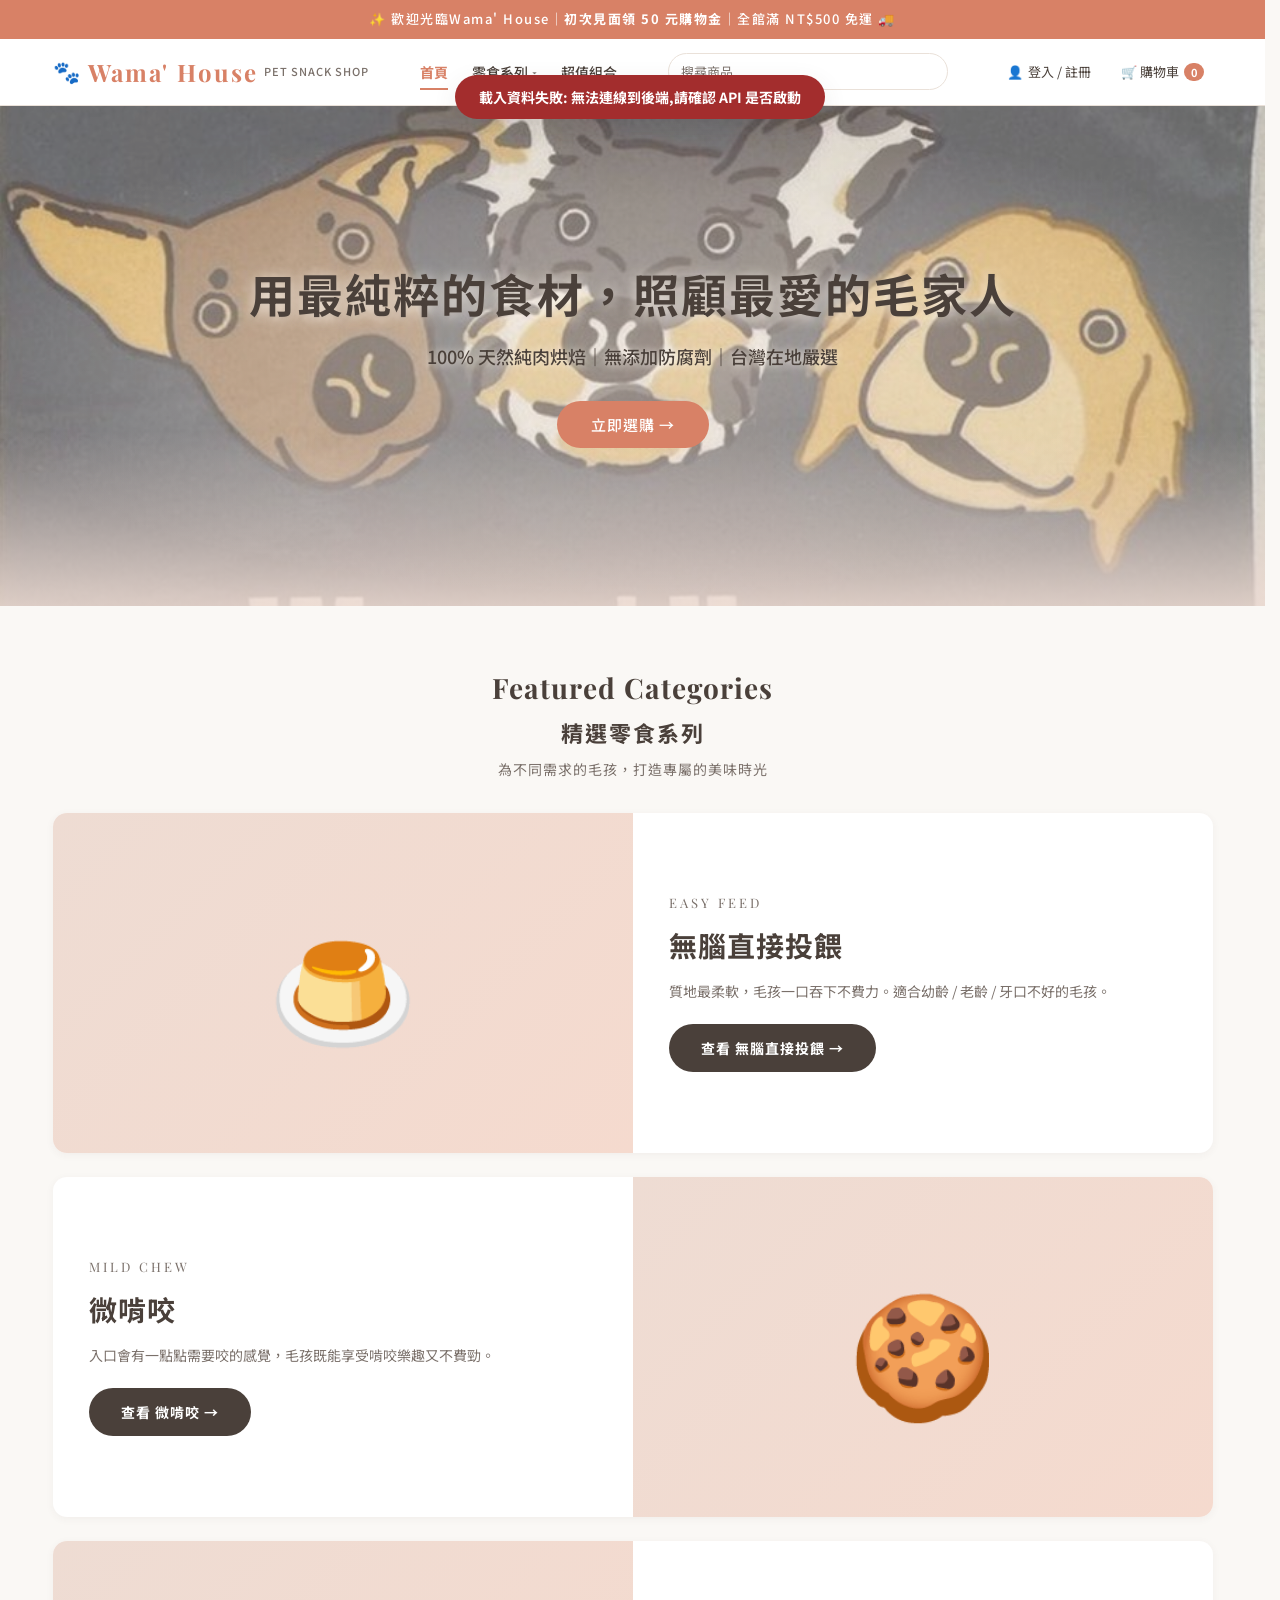
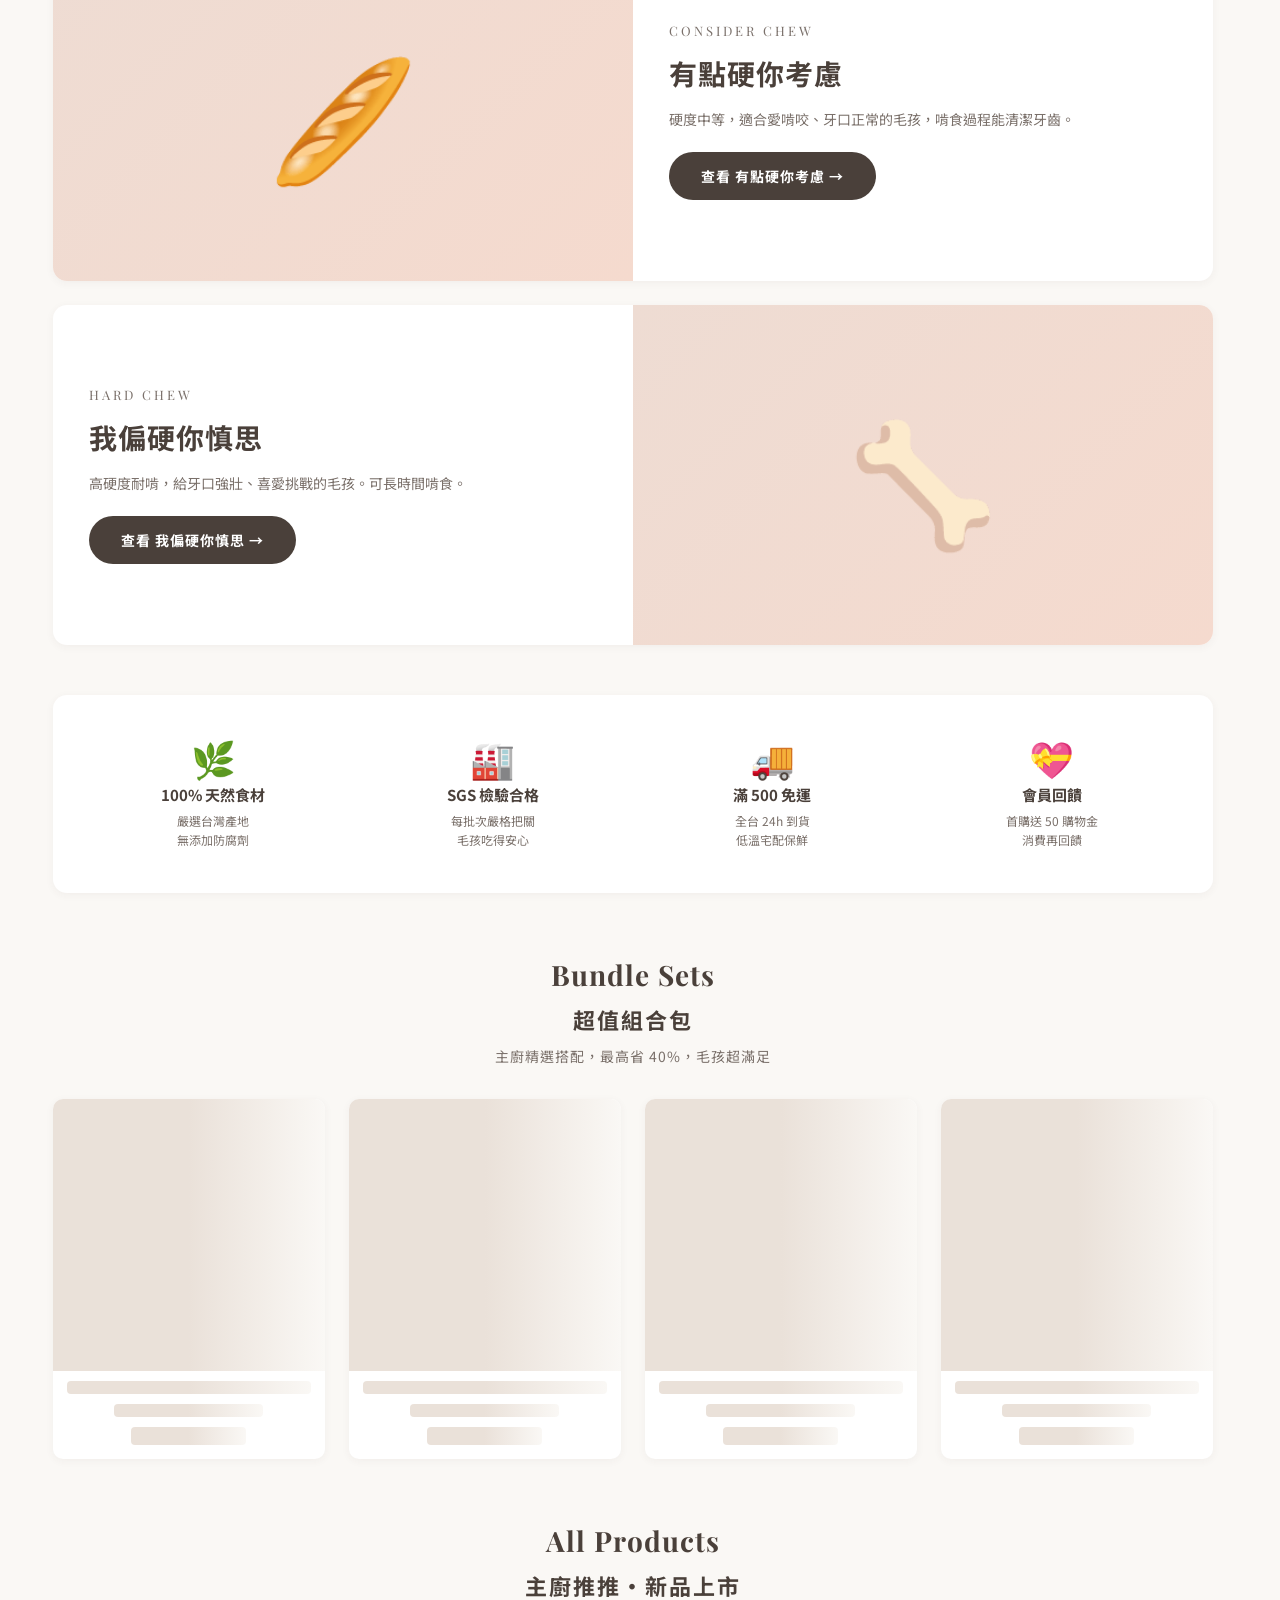
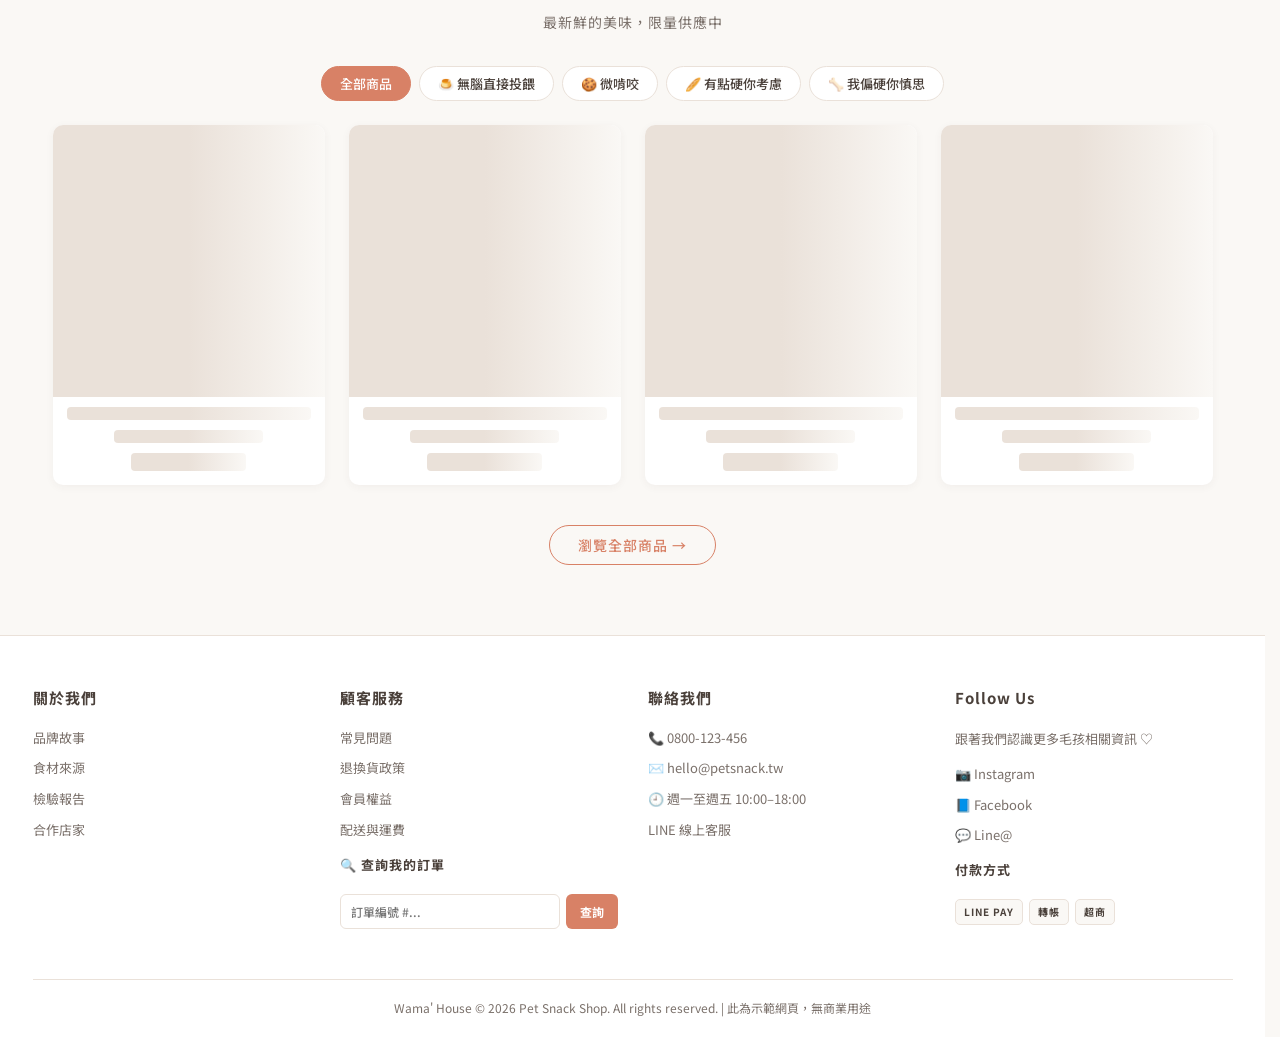
<file: index.html>
<!DOCTYPE html>
<!--
================================================================================
  Wama' House 🐾 Pet Snack Shop  ── 寵物零食電商示範頁 (single-file demo)
================================================================================
  專案說明：
    這是一個以「單檔 HTML + 內嵌 CSS + 內嵌 JS」為架構的前端 demo 網頁,
    用來模擬寵物零食電商的:訪客瀏覽 / 經銷下單 / 後台管理 三種使用情境。
    所有資料 (商品、組合包、加價購) 皆為 JS 變數,重新整理頁面後會回到預設值。

  使用者角色 (透過 body class 區分顯示權限):
    role-guest   一般訪客  : 可瀏覽公開商品與組合包、加入購物車、結帳。
    role-dealer  經銷商    : 多了「經銷專區 / 經銷專屬 VIP 組合包 / 訂貨單」。
    role-admin   管理員    : 多了「後台管理」(新增/上下架/刪除組合包與加價購)。

  帳號管理:admin / dealer 由後端 seed 建立,密碼透過 env (SEED_*) 設定。
  一般會員 (role=customer) 透過 /auth/register 註冊。

  頁面結構 (SPA,以 .page.active 控制顯示):
    #page-shop    首頁 (Hero、分類、品質承諾、組合包、單品)
    #page-dealer  經銷專區 (VIP 組合包、訂貨單)
    #page-cart    購物車 (含結帳前加價購區塊)
    #page-admin   後台管理 (Dashboard、組合包 CRUD、加價購 CRUD、訂單列表)

  RWD 斷點 (mobile-first):
    768px  以上→ 雙欄分類、產品 3 欄
    900px  以上→ 顯示桌面導覽列、隱藏底部 nav、購物車側邊欄
    1024px 以上→ 產品 4 欄

  字型:
    標題  Playfair Display (英文襯線)
    內文  Noto Sans TC      (繁體中文)

  注意:
    本檔案僅供示範,無串接後端 API、無實際金流,所有「結帳」皆為 toast 提示。
================================================================================
-->
<html lang="zh-TW">
<head>
<meta charset="UTF-8">
<meta name="viewport" content="width=device-width, initial-scale=1.0">
<title>Wama' House 🐾 Pet Snack Shop</title>
<!-- 預先連線 Google Fonts,加速字型下載 -->
<!-- 字型載入:Noto Sans TC (繁體內文) + Playfair Display (英文標題) -->
<link rel="preconnect" href="https://fonts.googleapis.com">
<link rel="preconnect" href="https://fonts.gstatic.com" crossorigin>
<link href="https://fonts.googleapis.com/css2?family=Noto+Sans+TC:wght@400;500;700;900&family=Playfair+Display:wght@700&display=swap" rel="stylesheet">
<!-- ============================================================
     CSS 區塊概覽 (依出現順序)
     ============================================================
     1. RESET / VAR    : 全域 reset、CSS 變數 (色票 / 圓角 / 陰影)
     2. SKIP LINK      : 跳至主內容,a11y 必要
     3. ANNOUNCEMENT   : 頂部公告列
     4. HEADER         : sticky 導覽列 + Logo + 角色徽章 + 購物車
     5. PAGE / HERO    : 分頁切換動畫、首頁主視覺
     6. CATEGORY       : 狗/貓分類介紹卡
     7. PROMISE BAND   : 四大品質承諾
     8. PRODUCT GRID   : 單品 / 組合包卡片網格 + 篩選 chip
     9. DEALER PAGE    : 經銷 banner、訂貨單表單
    10. FORM CONTROLS  : 共用 input / select / textarea 樣式
    11. CART PAGE      : 購物車品項卡 + 側邊結帳摘要
    12. ADDON SECTION  : 結帳前加價購區 (橘色虛線框)
    13. ADMIN PAGE     : 後台統計卡、表單、組合包列表、訂單表
    14. FOOTER         : 四欄式頁尾
    15. BOTTOM NAV     : 行動裝置底部導覽 (≤900px 顯示)
    16. TOAST / MODAL  : 通用 toast 提示與登入視窗
     ============================================================ -->
<link rel="stylesheet" href="style.css">
</head>
<body class="role-guest">

<a href="#main-content" class="skip-link">跳至主要內容</a>

<!-- 公告列 -->
<div class="announcement-bar">
  ✨ 歡迎光臨Wama' House｜<strong>初次見面領 50 元購物金</strong>｜全館滿 NT$500 免運 🚚
</div>

<!-- 頂部導覽 -->
<header role="banner">
  <div class="header-container">
    <a href="#" class="logo" onclick="switchPage('shop');return false;">
      <span class="logo-emoji" aria-hidden="true">🐾</span>
      Wama' House
      <small>PET SNACK SHOP</small>
    </a>
    <nav class="nav-links" role="tablist" aria-label="主導覽">
      <button id="nav-link-shop" role="tab" aria-selected="true" class="active" onclick="switchPage('shop')">首頁</button>
      <div class="nav-dropdown">
        <button class="nav-dropdown-toggle" aria-haspopup="true" aria-expanded="false" onclick="toggleNavDropdown(event)">
          零食系列 <span class="nav-caret" aria-hidden="true">▾</span>
        </button>
        <div class="nav-dropdown-menu" role="menu" hidden>
          <button role="menuitem" onclick="goCategoryFromNav('easy')"><span class="ndm-emoji">🍮</span><span><strong>無腦直接投餵</strong><small>EASY FEED</small></span></button>
          <button role="menuitem" onclick="goCategoryFromNav('mild')"><span class="ndm-emoji">🍪</span><span><strong>軟硬剛剛好</strong><small>SOFT CHEW</small></span></button>
          <button role="menuitem" onclick="goCategoryFromNav('medium')"><span class="ndm-emoji">🥖</span><span><strong>有點硬你考慮</strong><small>CONSIDER CHEW</small></span></button>
          <button role="menuitem" onclick="goCategoryFromNav('hard')"><span class="ndm-emoji">🦴</span><span><strong>我偏硬你慎思</strong><small>HARD CHEW</small></span></button>
        </div>
      </div>
      <button onclick="bundleScroll()">超值組合</button>
      <button id="nav-link-dealer" class="dealer-only" role="tab" aria-selected="false" onclick="switchPage('dealer')">經銷專區</button>
      <button id="nav-link-admin" class="admin-only" role="tab" aria-selected="false" onclick="switchPage('admin')">後台管理</button>
    </nav>
    <div class="search-bar">
      <input type="search" id="product-search" class="search-input" placeholder="搜尋商品..." oninput="handleProductSearch()" maxlength="50" aria-label="搜尋商品">
      <button class="search-clear-btn" id="search-clear-btn" onclick="clearProductSearch()" style="display:none" aria-label="清除搜尋">✕</button>
    </div>
    <div class="header-icons">
      <div class="role-pill-wrap">
        <button class="role-pill" id="role-pill" onclick="openLoginModal()" aria-label="登入帳號">
          <span id="role-icon" aria-hidden="true">👤</span>
          <span id="role-text">登入 / 註冊</span>
        </button>
        <!-- 會員下拉選單 (點 role-pill 時切換顯示) -->
        <div class="account-menu" id="account-menu" role="menu" aria-hidden="true">
          <button class="acct-item" role="menuitem" onclick="_closeAccountMenu();switchPage('myorders');loadMyOrders()">📋 我的訂單</button>
          <button class="acct-item" role="menuitem" onclick="_closeAccountMenu();switchPage('account');loadAccountForm()">👤 我的帳號 / 優惠券</button>
          <button class="acct-item" role="menuitem" onclick="_closeAccountMenu();logout()">🚪 登出</button>
        </div>
      </div>
      <button class="cart-link" onclick="switchPage('cart')" aria-label="前往購物車">
        🛒 購物車 <span class="cart-count" id="nav-cart-count">0</span>
      </button>
    </div>
  </div>
</header>

<main id="main-content">

<!-- ============================
     SHOP PAGE
     ============================ -->
<div id="page-shop" class="page active">

  <!-- 搜尋狀態列(只在搜尋模式顯示) -->
  <div class="search-status-bar" id="search-status-bar" role="status" aria-live="polite">
    <h3 id="search-status-text">搜尋結果</h3>
    <button class="btn-outline" onclick="clearProductSearch()">✕ 清除搜尋</button>
  </div>

  <!-- HERO -->
  <section class="hero-banner" aria-label="主視覺">
    <img class="hero-banner-bg" src="assets/banner.jpg" alt="" aria-hidden="true">
    <h2>用最純粹的食材，照顧最愛的毛家人</h2>
    <p>100% 天然純肉烘焙｜無添加防腐劑｜台灣在地嚴選</p>
    <button class="btn-primary" onclick="bundleScroll()">立即選購 →</button>
  </section>

  <!-- 分類介紹 -->
  <div class="section-title">
    <h3>Featured Categories<span class="zh">精選零食系列</span></h3>
    <p>為不同需求的毛孩，打造專屬的美味時光</p>
  </div>

  <section class="category-showcase">
    <article class="cat-showcase-row" data-cat="easy">
      <div class="csr-img" aria-hidden="true" id="csr-img-easy">
        <span class="csr-emoji">🍮</span>
      </div>
      <div class="csr-info">
        <span class="csr-eyebrow">EASY FEED</span>
        <h3 class="csr-title">無腦直接投餵</h3>
        <p class="csr-desc">質地最柔軟，毛孩一口吞下不費力。適合幼齡 / 老齡 / 牙口不好的毛孩。</p>
        <button class="csr-cta" onclick="goCategory('easy')">查看 無腦直接投餵 →</button>
      </div>
    </article>

    <article class="cat-showcase-row reverse" data-cat="mild">
      <div class="csr-img" aria-hidden="true" id="csr-img-mild">
        <span class="csr-emoji">🍪</span>
      </div>
      <div class="csr-info">
        <span class="csr-eyebrow">MILD CHEW</span>
        <h3 class="csr-title">微啃咬</h3>
        <p class="csr-desc">入口會有一點點需要咬的感覺，毛孩既能享受啃咬樂趣又不費勁。</p>
        <button class="csr-cta" onclick="goCategory('mild')">查看 微啃咬 →</button>
      </div>
    </article>

    <article class="cat-showcase-row" data-cat="medium">
      <div class="csr-img" aria-hidden="true" id="csr-img-medium">
        <span class="csr-emoji">🥖</span>
      </div>
      <div class="csr-info">
        <span class="csr-eyebrow">CONSIDER CHEW</span>
        <h3 class="csr-title">有點硬你考慮</h3>
        <p class="csr-desc">硬度中等，適合愛啃咬、牙口正常的毛孩，啃食過程能清潔牙齒。</p>
        <button class="csr-cta" onclick="goCategory('medium')">查看 有點硬你考慮 →</button>
      </div>
    </article>

    <article class="cat-showcase-row reverse" data-cat="hard">
      <div class="csr-img" aria-hidden="true" id="csr-img-hard">
        <span class="csr-emoji">🦴</span>
      </div>
      <div class="csr-info">
        <span class="csr-eyebrow">HARD CHEW</span>
        <h3 class="csr-title">我偏硬你慎思</h3>
        <p class="csr-desc">高硬度耐啃，給牙口強壯、喜愛挑戰的毛孩。可長時間啃食。</p>
        <button class="csr-cta" onclick="goCategory('hard')">查看 我偏硬你慎思 →</button>
      </div>
    </article>
  </section>

  <!-- 品質承諾 -->
  <section class="promise-band" aria-label="我們的承諾">
    <div class="promise-item"><span class="pi-icon" aria-hidden="true">🌿</span><h6>100% 天然食材</h6><small>嚴選台灣產地<br>無添加防腐劑</small></div>
    <div class="promise-item"><span class="pi-icon" aria-hidden="true">🏭</span><h6>SGS 檢驗合格</h6><small>每批次嚴格把關<br>毛孩吃得安心</small></div>
    <div class="promise-item"><span class="pi-icon" aria-hidden="true">🚚</span><h6>滿 500 免運</h6><small>全台 24h 到貨<br>低溫宅配保鮮</small></div>
    <div class="promise-item"><span class="pi-icon" aria-hidden="true">💝</span><h6>會員回饋</h6><small>首購送 50 購物金<br>消費再回饋</small></div>
  </section>

  <!-- 組合包 -->
  <div class="section-title" id="bundle-anchor">
    <h3>Bundle Sets<span class="zh">超值組合包</span></h3>
    <p>主廚精選搭配，最高省 40%，毛孩超滿足</p>
  </div>
  <section class="product-grid" id="bundle-grid-shop"></section>

  <!-- 單品 -->
  <div class="section-title">
    <h3>All Products<span class="zh">主廚推推・新品上市</span></h3>
    <p>最新鮮的美味，限量供應中</p>
  </div>
  <div class="filter-row" role="group" aria-label="商品分類篩選">
    <button class="filter-btn active" aria-pressed="true" onclick="filterProds('all',this)">全部商品</button>
    <button class="filter-btn" aria-pressed="false" onclick="filterProds('easy',this)">🍮 無腦直接投餵</button>
    <button class="filter-btn" aria-pressed="false" onclick="filterProds('mild',this)">🍪 微啃咬</button>
    <button class="filter-btn" aria-pressed="false" onclick="filterProds('medium',this)">🥖 有點硬你考慮</button>
    <button class="filter-btn" aria-pressed="false" onclick="filterProds('hard',this)">🦴 我偏硬你慎思</button>
  </div>
  <section class="product-grid" id="products-grid"></section>
  <div class="view-all-wrap"><button class="btn-outline" onclick="bundleScroll()">瀏覽全部商品 →</button></div>
</div>

<!-- ============================
     CATEGORY PAGE (per-type subpage)
     ============================ -->
<div id="page-category" class="page">
  <section class="cat-hero">
    <div class="cat-hero-bg" id="cat-hero-bg" aria-hidden="true">
      <span class="cat-hero-emoji" id="cat-hero-emoji">🐶</span>
    </div>
    <div class="cat-hero-info">
      <span class="csr-eyebrow" id="cat-hero-eyebrow">DOG TREATS</span>
      <h2 id="cat-hero-title">狗狗鮮肉零食系列</h2>
      <p id="cat-hero-desc">精選低脂肉品，適合日常訓練。</p>
      <a href="#/" class="cat-hero-back">← 回首頁</a>
    </div>
  </section>
  <section class="product-grid" id="cat-products-grid"></section>
  <div class="view-all-wrap"><a href="#/" class="btn-outline">← 回首頁瀏覽全部</a></div>
</div>

<!-- ============================
     DEALER PAGE
     ============================ -->
<div id="page-dealer" class="page">
  <div class="dealer-banner" id="dealer-banner-info">
    <div class="db-info">
      <span class="db-icon" aria-hidden="true">💼</span>
      <div class="db-text">經銷商專屬區<small id="dealer-welcome">歡迎登入</small></div>
    </div>
    <button class="db-logout" onclick="logout()">登出</button>
  </div>

  <div class="section-title">
    <h3>VIP Bundle Sets<span class="zh">經銷專屬組合包</span><span class="vip-tag">VIP</span></h3>
    <p>批量採購、量販包裝、最大優惠</p>
  </div>
  <section class="product-grid" id="bundle-grid-dealer"></section>

  <div class="section-title"><h3>Wholesale Order<span class="zh">經銷訂貨單</span></h3><p>填寫批量訂貨資訊，我們將優先處理</p></div>
  <div class="dealer-order-card">
    <h3>批量訂貨資訊</h3>
    <p class="doc-sub">選擇商品加入購物車後，請填寫以下訂貨資訊 ✨</p>
    <div class="do-fields">
      <div><label for="do-shop">店家名稱</label><input type="text" id="do-shop" placeholder="毛孩之家寵物店"></div>
      <div><label for="do-contact">聯絡人</label><input type="text" id="do-contact" placeholder="王店長"></div>
      <div><label for="do-phone">聯絡電話</label><input type="tel" id="do-phone" placeholder="0912-345-678" autocomplete="tel"></div>
      <div><label for="do-date">預計交貨日</label><input type="text" id="do-date" placeholder="2026/05/15"></div>
      <div class="full"><label for="do-note">備註 / 特殊需求</label><textarea id="do-note" placeholder="例：需要分批配送、需要發票抬頭..."></textarea></div>
    </div>
  </div>
</div>

<!-- ============================
     CART PAGE
     ============================ -->
<!-- ============================
     MY ORDERS (登入會員)
     ============================ -->
<div id="page-myorders" class="page">
  <div class="section-title">
    <h3>My Orders<span class="zh">我的訂單</span></h3>
    <p>查看所有歷史訂單與狀態</p>
  </div>
  <div id="myorders-content" style="max-width:900px;margin:0 auto;padding:0 20px">
    <div class="bundle-admin-empty">載入中...</div>
  </div>
</div>

<!-- ============================
     ACCOUNT (個人資料 + 改密碼)
     ============================ -->
<div id="page-account" class="page">
  <div class="section-title">
    <h3>My Account<span class="zh">我的帳號</span></h3>
    <p>管理個人資料與密碼</p>
  </div>
  <div id="account-content" style="max-width:600px;margin:0 auto;padding:0 20px">
    <div class="bundle-admin-empty">載入中...</div>
  </div>
</div>

<div id="page-cart" class="page">
  <div class="cart-header">
    <h2>🛒 我的購物車</h2>
    <button class="clear-btn" onclick="clearCart()">清空購物車</button>
  </div>
  <div id="cart-content"></div>
</div>

<!-- ============================
     ADMIN PAGE
     ============================ -->
<div id="page-admin" class="page">
  <div class="section-title"><h3>Dashboard<span class="zh">營運總覽</span></h3></div>
  <div class="admin-stats">
    <div class="stat-card stat-clickable" tabindex="0" role="button"
         onclick="dashJump('stock')"
         onkeydown="if(event.key==='Enter'||event.key===' '){event.preventDefault();dashJump('stock')}"
         title="點擊查看商品庫存">
      <div class="stat-emoji">📦</div><div class="stat-value" id="stat-prod">8</div><div class="stat-label">上架商品</div>
    </div>
    <div class="stat-card stat-clickable" tabindex="0" role="button"
         onclick="dashJump('bundle')"
         onkeydown="if(event.key==='Enter'||event.key===' '){event.preventDefault();dashJump('bundle')}"
         title="點擊查看組合包">
      <div class="stat-emoji">🎁</div><div class="stat-value" id="stat-bundle">0</div><div class="stat-label">公開組合</div>
    </div>
    <div class="stat-card stat-clickable" tabindex="0" role="button"
         onclick="dashJump('bundle')"
         onkeydown="if(event.key==='Enter'||event.key===' '){event.preventDefault();dashJump('bundle')}"
         title="點擊查看組合包">
      <div class="stat-emoji">💼</div><div class="stat-value" id="stat-dealer">0</div><div class="stat-label">經銷組合</div>
    </div>
    <div class="stat-card stat-clickable" tabindex="0" role="button"
         onclick="dashJump('addon')"
         onkeydown="if(event.key==='Enter'||event.key===' '){event.preventDefault();dashJump('addon')}"
         title="點擊查看加價購">
      <div class="stat-emoji">🎀</div><div class="stat-value" id="stat-addon">0</div><div class="stat-label">加價購</div>
    </div>
    <div class="stat-card stat-clickable" tabindex="0" role="button"
         onclick="dashJump('revenue')"
         onkeydown="if(event.key==='Enter'||event.key===' '){event.preventDefault();dashJump('revenue')}"
         title="點擊查看本月已付款訂單">
      <div class="stat-emoji">💰</div><div class="stat-value" id="stat-revenue">—</div><div class="stat-label">本月營收</div>
    </div>
    <div class="stat-card stat-clickable" tabindex="0" role="button"
         onclick="dashJump('pending')"
         onkeydown="if(event.key==='Enter'||event.key===' '){event.preventDefault();dashJump('pending')}"
         title="點擊查看待出貨訂單">
      <div class="stat-emoji">📦</div><div class="stat-value" id="stat-pending">—</div><div class="stat-label">待出貨</div>
    </div>
    <div class="stat-card stat-warning stat-clickable" id="stat-lowstock-card" tabindex="0" role="button"
         onclick="dashJump('lowstock')"
         onkeydown="if(event.key==='Enter'||event.key===' '){event.preventDefault();dashJump('lowstock')}"
         title="點擊查看低庫存商品">
      <div class="stat-emoji">⚠️</div><div class="stat-value" id="stat-lowstock">—</div><div class="stat-label">低庫存警示</div>
    </div>
  </div>

  <!-- 分類橫幅圖片設定 -->
  <div class="admin-card">
    <div class="admin-card-hd">
      <h3>🖼️ 系列橫幅圖片</h3>
      <span class="admin-hint">建議尺寸 1200 × 800 px (3:2),JPG/WebP &lt; 200 KB</span>
    </div>
    <div id="admin-category-images" class="cat-image-grid">
      <div class="bundle-admin-empty">載入中...</div>
    </div>
  </div>

  <!-- 新增組合包 -->
  <div class="admin-card">
    <div class="admin-card-hd"><h3>➕ 新增組合包</h3><span class="admin-hint">選 2–4 件單品 + 設定折扣 + 權限</span></div>
    <div class="form-grid">
      <div><label for="b-name">組合包名稱</label><input type="text" id="b-name" placeholder="例：狗狗健康三寶組"></div>
      <div><label for="b-tag">分類標籤</label>
        <select id="b-tag">
          <option value="">— 不分類（僅顯示於超值組合）—</option>
          <option value="easy">🍮 無腦直接投餵</option>
          <option value="mild">🍪 軟硬剛剛好</option>
          <option value="medium">🥖 有點硬你考慮</option>
          <option value="hard">🦴 我偏硬你慎思</option>
        </select>
      </div>
      <div><label for="b-imageUrl">圖片網址（選填）</label><input type="url" id="b-imageUrl" placeholder="https://..."></div>
      <div>
        <label for="b-endsAt">⏳ 限時截止（選填）</label>
        <input type="datetime-local" id="b-endsAt" title="留空 = 永久上架">
      </div>
      <div style="grid-column:1/-1"><label for="b-description">描述（選填）</label><textarea id="b-description" rows="2" placeholder="組合包介紹文字" style="width:100%;font:inherit;padding:8px;border:1px solid var(--border);border-radius:6px;resize:vertical"></textarea></div>
    </div>
    <div class="visibility-toggle">
      <div class="vis-opt active" data-vis="public"
           onclick="setVisibility(this,'public')"
           onkeydown="if(event.key==='Enter'||event.key===' '){event.preventDefault();setVisibility(this,'public')}"
           role="radio" tabindex="0" aria-checked="true">
        <span class="vis-opt-icon" aria-hidden="true">🌐</span><div class="vis-opt-label">公開</div><div class="vis-opt-sub">所有訪客可見</div>
      </div>
      <div class="vis-opt" data-vis="dealer"
           onclick="setVisibility(this,'dealer')"
           onkeydown="if(event.key==='Enter'||event.key===' '){event.preventDefault();setVisibility(this,'dealer')}"
           role="radio" tabindex="0" aria-checked="false">
        <span class="vis-opt-icon" aria-hidden="true">💼</span><div class="vis-opt-label">經銷限定</div><div class="vis-opt-sub">登入後可見</div>
      </div>
    </div>
    <div class="selector-area">
      <div class="selector-label">選擇組合商品（2–4 件）</div>
      <div class="prod-selector" id="prod-selector"></div>
    </div>
    <div class="discount-area">
      <div class="selector-label">組合折扣</div>
      <div class="discount-row">
        <span class="disc-label">5%</span>
        <input type="range" id="disc-slider" min="5" max="50" step="1" value="15" oninput="updatePreview()" aria-label="折扣百分比">
        <span class="disc-label">50%</span>
        <span class="disc-val" id="disc-val">15% OFF</span>
      </div>
    </div>
    <div class="preview-box" id="preview-box"><span class="preview-hint">請選擇商品後預覽定價</span></div>
    <div class="form-actions">
      <button class="pill-btn gray" onclick="resetBundleForm()">清除重填</button>
      <button class="pill-btn green" onclick="saveBundle()">儲存並上架 ✓</button>
    </div>
  </div>

  <!-- 現有組合包 -->
  <div class="admin-card" id="bundle-admin-card">
    <div class="admin-card-hd"><h3>📋 現有組合包</h3></div>
    <div id="bundle-admin-list"></div>
  </div>

  <!-- 一鍵清除測試資料 -->
  <div class="admin-card" id="cleanup-admin-card">
    <div class="admin-card-hd">
      <h3>🧹 清除測試資料</h3>
      <span class="admin-hint">刪除 stock > 0 的商品 + 全部組合包</span>
    </div>
    <div style="padding:14px 20px">
      <div style="font-size:12px;color:var(--text-light);line-height:1.7;margin-bottom:10px">
        匯入正式商品後,把測試期遺留的商品(有現貨)+ 所有舊組合包一次清掉。<br>
        ⚠ 不可復原,建議先按「預覽」確認名單。單筆刪除也可在下方庫存列表的 🗑 按鈕。
      </div>
      <div style="display:flex;gap:8px;flex-wrap:wrap">
        <button class="pill-btn gray" onclick="adminBulkCleanupPreview()">👀 預覽要刪的清單</button>
        <button class="pill-btn" style="background:var(--red);color:#fff" onclick="adminBulkCleanupRun()">⚠ 確認執行清除</button>
      </div>
      <div id="cleanup-result" style="margin-top:12px"></div>
    </div>
  </div>

  <!-- 批次匯入商品 (CSV) -->
  <div class="admin-card" id="import-admin-card">
    <div class="admin-card-hd">
      <h3>📥 批次匯入商品</h3>
      <button class="pill-btn" onclick="downloadProductTemplate()" title="下載 CSV 範本檔">📄 下載範本</button>
    </div>
    <div style="padding:16px 20px">
      <div style="font-size:12px;color:var(--text-light);margin-bottom:10px;line-height:1.7">
        必填欄位:<code>name</code> / <code>price</code> / <code>type</code>(dog/cat/both)<br>
        選填:<code>sub</code> / <code>emoji</code> / <code>imageUrl</code> / <code>description</code> /
        <code>orig</code> / <code>badge</code>(hot/new/sale) /
        <code>stock</code> / <code>lowStockThreshold</code> / <code>trackStock</code><br>
        圖片請先上傳到 Cloudinary / 任何圖床,把網址貼進 <code>imageUrl</code> 欄。
      </div>
      <div class="import-tabs" role="tablist" style="display:flex;gap:6px;margin-bottom:8px">
        <button class="auth-tab active" id="imp-tab-file"  role="tab"
                onclick="switchImportTab('file')">📁 上傳檔案</button>
        <button class="auth-tab" id="imp-tab-paste" role="tab"
                onclick="switchImportTab('paste')">📋 貼上內容</button>
      </div>
      <div id="imp-pane-file" class="auth-pane active">
        <input type="file" id="imp-file" accept=".csv,text/csv" onchange="onImportFileChange()">
      </div>
      <div id="imp-pane-paste" class="auth-pane">
        <textarea id="imp-csv" rows="6" placeholder="name,price,type,...&#10;雞肉條,240,dog,..."
                  style="width:100%;font-family:'Courier New',monospace;font-size:12px;padding:8px;border:1px solid var(--border);border-radius:6px;resize:vertical"></textarea>
      </div>
      <div style="display:flex;gap:8px;margin-top:12px;flex-wrap:wrap">
        <button class="pill-btn gray" onclick="previewProductImport()">👀 預覽 (不寫入)</button>
        <button class="pill-btn green" onclick="confirmProductImport()">✅ 確認匯入</button>
      </div>
      <div id="imp-result" style="margin-top:12px"></div>
    </div>
  </div>

  <!-- 商品庫存管理 -->
  <div class="admin-card" id="stock-admin-card">
    <div class="admin-card-hd">
      <h3>📦 商品庫存管理</h3>
      <div style="display:flex;gap:8px;align-items:center">
        <label style="display:flex;align-items:center;gap:6px;font-size:12px;color:var(--text-light);cursor:pointer">
          <input type="checkbox" id="stock-show-low-only" onchange="renderStockList()"> 只看低庫存
        </label>
        <button class="pill-btn gray" onclick="loadStockList()" title="重新整理">🔄</button>
      </div>
    </div>
    <div id="stock-admin-list">
      <div class="bundle-admin-empty">載入中...</div>
    </div>
  </div>

  <!-- 加價購管理 -->
  <div class="admin-card" id="addon-admin-card">
    <div class="admin-card-hd"><h3>🎁 加價購管理</h3><span class="admin-hint">結帳前限定，最多 8 件</span></div>
    <div class="form-grid">
      <div><label for="ad-name">商品名稱</label><input type="text" id="ad-name" placeholder="例：雞肉小肉乾片"></div>
      <div><label for="ad-emoji">商品 Emoji</label><input type="text" id="ad-emoji" placeholder="🍗" maxlength="4"></div>
      <div><label for="ad-orig">原價（NT$）</label><input type="number" id="ad-orig" placeholder="120" min="1"></div>
      <div><label for="ad-special">加購價（NT$）</label><input type="number" id="ad-special" placeholder="49" min="1"></div>
    </div>
    <div class="form-actions">
      <button class="pill-btn gray" onclick="resetAddonForm()">清除重填</button>
      <button class="pill-btn green" onclick="saveAddon()">新增加價購商品 ✓</button>
    </div>
    <div id="addon-admin-list"></div>
  </div>

  <!-- 訂單管理 -->
  <div class="admin-card" id="order-admin-card">
    <div class="admin-card-hd">
      <h3>🧾 訂單管理</h3>
      <button class="pill-btn" onclick="exportOrdersCSV()" title="匯出當前篩選結果為 CSV">📥 匯出 CSV</button>
    </div>

    <!-- 篩選工具列 -->
    <div class="order-toolbar">
      <input type="search" id="order-search" placeholder="搜尋訂單號 / Email / 店名" oninput="onOrderFilterChange()" aria-label="搜尋訂單">
      <select id="order-filter-status" onchange="onOrderFilterChange()" aria-label="狀態篩選">
        <option value="">全部狀態</option>
        <option value="created">新建</option>
        <option value="paid">已付款</option>
        <option value="processing">處理中</option>
        <option value="shipped">已出貨</option>
        <option value="delivered">已送達</option>
        <option value="cancelled">已取消</option>
      </select>
      <select id="order-filter-type" onchange="onOrderFilterChange()" aria-label="訂單類型">
        <option value="">所有類型</option>
        <option value="general">一般</option>
        <option value="dealer">經銷</option>
      </select>
      <button class="pill-btn gray" onclick="loadOrders()" title="重新整理">🔄</button>
    </div>

    <div id="order-list-container">
      <div class="bundle-admin-empty">載入訂單中...</div>
    </div>
    <div id="order-pagination" class="order-pagination"></div>
  </div>
</div>

</main>

<!-- ============================
     FOOTER
     ============================ -->
<footer role="contentinfo">
  <div class="footer-container">
    <div class="footer-col">
      <h5>關於我們</h5>
      <ul><li>品牌故事</li><li>食材來源</li><li>檢驗報告</li><li>合作店家</li></ul>
    </div>
    <div class="footer-col">
      <h5>顧客服務</h5>
      <ul><li>常見問題</li><li>退換貨政策</li><li>會員權益</li><li>配送與運費</li></ul>
      <div class="footer-lookup">
        <h5 style="margin-top:14px;font-size:13px">🔍 查詢我的訂單</h5>
        <div class="footer-lookup-row">
          <input type="text" id="footer-order-lookup-input" placeholder="訂單編號 #..." maxlength="64"
                 onkeypress="if(event.key==='Enter')lookupOrder('footer-order-lookup-input','footer-order-lookup-error')"
                 aria-label="輸入訂單編號">
          <button class="footer-lookup-btn"
                  onclick="lookupOrder('footer-order-lookup-input','footer-order-lookup-error')">查詢</button>
        </div>
        <div id="footer-order-lookup-error" role="alert" class="footer-lookup-err"></div>
      </div>
    </div>
    <div class="footer-col">
      <h5>聯絡我們</h5>
      <ul><li>📞 0800-123-456</li><li>✉️ hello@petsnack.tw</li><li>🕘 週一至週五 10:00–18:00</li><li>LINE 線上客服</li></ul>
    </div>
    <div class="footer-col">
      <h5>Follow Us</h5>
      <p>跟著我們認識更多毛孩相關資訊 ♡</p>
      <ul><li>📷 Instagram</li><li>📘 Facebook</li><li>💬 Line@</li></ul>
      <h5 style="margin-top:14px;font-size:13px">付款方式</h5>
      <div class="footer-pay"><span>LINE PAY</span><span>轉帳</span><span>超商</span></div>
    </div>
  </div>
  <div class="footer-bottom">
    <p>Wama' House © 2026 Pet Snack Shop. All rights reserved. | 此為示範網頁，無商業用途</p>
  </div>
</footer>

<!-- 手機底部導覽 -->
<nav class="bottom-nav" aria-label="底部導覽">
  <button class="bnav-btn active" id="bnav-shop" onclick="switchPage('shop')"><span class="bnav-icon" aria-hidden="true">🏪</span>商店</button>
  <button class="bnav-btn" id="bnav-search" onclick="openSearchOverlay()" style="display:none"><span class="bnav-icon" aria-hidden="true">🔍</span>搜尋</button>
  <button class="bnav-btn dealer-only" id="bnav-dealer" onclick="switchPage('dealer')"><span class="bnav-icon" aria-hidden="true">💼</span>經銷</button>
  <button class="bnav-btn" id="bnav-cart" onclick="switchPage('cart')"><span class="bnav-icon" aria-hidden="true">🛒</span>購物車<span class="bnav-badge" id="bnav-badge" style="display:none">0</span></button>
  <button class="bnav-btn admin-only" id="bnav-admin" onclick="switchPage('admin')"><span class="bnav-icon" aria-hidden="true">⚙️</span>後台</button>
</nav>

<!-- 全螢幕搜尋 Overlay (手機版) -->
<div class="search-overlay" id="search-overlay" role="dialog" aria-modal="true" aria-labelledby="search-overlay-title" aria-hidden="true">
  <div class="search-overlay-content">
    <div class="search-overlay-header">
      <h2 id="search-overlay-title">搜尋商品</h2>
      <button class="search-overlay-close" onclick="closeSearchOverlay()" aria-label="關閉搜尋">✕</button>
    </div>
    <div class="search-overlay-input-wrap">
      <input type="search" id="mobile-product-search" class="search-overlay-input" placeholder="搜尋商品名稱..." oninput="handleMobileSearch()" maxlength="50" aria-label="搜尋商品">
      <button class="search-overlay-clear" id="mobile-search-clear" onclick="clearMobileSearch()" style="display:none" aria-label="清除搜尋">✕</button>
    </div>
    <div id="search-results-container" class="search-results-container"></div>
  </div>
</div>

<!-- CHECKOUT INFO MODAL -->
<div class="modal-overlay" id="checkout-modal" role="dialog" aria-modal="true" aria-labelledby="checkout-modal-title" aria-hidden="true">
  <div class="modal">
    <button class="modal-close" onclick="closeCheckoutModal()" aria-label="關閉結帳視窗">×</button>
    <div class="modal-icon" aria-hidden="true">📝</div>
    <h3 id="checkout-modal-title">填寫訂購資訊</h3>
    <p class="modal-sub">請填寫收件資料,完成後將跳轉至 LINE Pay</p>
    <div class="modal-field">
      <label for="co-name">姓名 <span style="color:var(--sale)">*</span></label>
      <input type="text" id="co-name" autocomplete="name" placeholder="王小明" required>
    </div>
    <div class="modal-field">
      <label for="co-phone">聯絡電話 <span style="color:var(--sale)">*</span></label>
      <input type="tel" id="co-phone" autocomplete="tel" placeholder="0912-345-678" required>
    </div>
    <div class="modal-field">
      <label>配送方式 <span style="color:var(--sale)">*</span></label>
      <div class="shipping-toggle" role="radiogroup" aria-label="配送方式">
        <button type="button" class="ship-opt active" data-method="home_delivery"
                role="radio" aria-checked="true" onclick="setShippingMethod('home_delivery')">
          🚚 宅配到府
        </button>
        <button type="button" class="ship-opt" data-method="convenience_store"
                role="radio" aria-checked="false" onclick="setShippingMethod('convenience_store')">
          🏪 7-11 取貨
        </button>
      </div>
    </div>
    <div class="modal-field" id="co-address-field">
      <label for="co-address">收件地址 <span style="color:var(--sale)">*</span></label>
      <input type="text" id="co-address" autocomplete="street-address" placeholder="台北市中山區中山北路二段 1 號">
    </div>
    <div class="modal-field" id="co-cvstore-field" style="display:none">
      <label>取貨門市 <span style="color:var(--sale)">*</span></label>
      <div id="co-cvstore-display" class="cvstore-display">尚未選擇門市</div>
      <button type="button" class="btn-outline cvstore-pick-btn" onclick="openEcpayMapPicker()">
        選擇 7-11 門市 →
      </button>
    </div>
    <div class="modal-field">
      <label for="co-email">Email <span style="color:var(--text-light);font-weight:500">(選填,訂單通知)</span></label>
      <input type="email" id="co-email" autocomplete="email" placeholder="you@example.com">
    </div>
    <div class="modal-field">
      <label>付款方式 <span style="color:var(--sale)">*</span></label>
      <div class="payment-toggle" role="radiogroup" aria-label="付款方式">
        <button type="button" class="pay-opt active" data-method="linepay"
                role="radio" aria-checked="true" onclick="setPaymentMethod('linepay')">
          <span class="pay-opt-icon" aria-hidden="true">💚</span>
          <span class="pay-opt-label">LINE Pay</span>
          <span class="pay-opt-sub">安全快速</span>
        </button>
        <button type="button" class="pay-opt" data-method="bank_transfer"
                role="radio" aria-checked="false" onclick="setPaymentMethod('bank_transfer')">
          <span class="pay-opt-icon" aria-hidden="true">🏦</span>
          <span class="pay-opt-label">銀行轉帳</span>
          <span class="pay-opt-sub">24h 內完成</span>
        </button>
      </div>
    </div>
    <!-- 優惠券 (僅會員顯示;客端不顯示時 display:none) -->
    <div class="modal-field co-coupon-wrap" id="co-coupon-wrap" style="display:none">
      <label>🎟 優惠券 <span style="color:var(--text-light);font-weight:500">(可選)</span></label>
      <div class="co-coupon-row">
        <input type="text" id="co-coupon-input" placeholder="輸入券號或從下方選擇" maxlength="40" autocomplete="off">
        <button type="button" class="modal-btn outline co-coupon-apply" onclick="applyCheckoutCoupon()">套用</button>
      </div>
      <div id="co-coupon-list" class="co-coupon-list"></div>
      <div id="co-coupon-status" class="co-coupon-status" role="status" aria-live="polite"></div>
    </div>
    <!-- 金額摘要 -->
    <div class="co-summary" id="co-summary"></div>

    <div id="checkout-error" role="alert" aria-live="assertive" style="min-height:20px;color:var(--red);font-size:12px;font-weight:700;margin-bottom:8px"></div>
    <div class="modal-actions">
      <button class="modal-btn primary" id="co-submit" onclick="confirmCheckout()">確認結帳 →</button>
      <button class="modal-btn outline" onclick="closeCheckoutModal()">返回購物車</button>
    </div>
  </div>
</div>

<!-- ORDER DETAIL MODAL -->
<div class="modal-overlay" id="order-modal" role="dialog" aria-modal="true" aria-labelledby="order-modal-title" aria-hidden="true">
  <div class="modal order-modal">
    <button class="modal-close" onclick="closeOrderModal()" aria-label="關閉訂單詳情">×</button>
    <h3 id="order-modal-title">訂單詳情</h3>
    <div id="order-modal-body"><p class="modal-sub">載入中...</p></div>
  </div>
</div>

<!-- LOGIN / REGISTER MODAL -->
<div class="modal-overlay" id="login-modal" role="dialog" aria-modal="true" aria-labelledby="login-modal-title" aria-hidden="true">
  <div class="modal">
    <button class="modal-close" onclick="closeLoginModal()" aria-label="關閉登入視窗">×</button>
    <div class="modal-icon" aria-hidden="true">🔐</div>

    <!-- 分頁切換 -->
    <div class="auth-tabs" role="tablist">
      <button class="auth-tab active" id="tab-login" role="tab" aria-selected="true"
              onclick="switchAuthTab('login')">登入</button>
      <button class="auth-tab" id="tab-register" role="tab" aria-selected="false"
              onclick="switchAuthTab('register')">註冊</button>
    </div>

    <!-- 登入頁 -->
    <div id="auth-pane-login" class="auth-pane active">
      <h3 id="login-modal-title">登入帳號</h3>
      <div class="modal-field">
        <label for="login-user">Email 或帳號</label>
        <input type="text" id="login-user" placeholder="you@example.com 或 admin" autocomplete="username" aria-required="true">
      </div>
      <div class="modal-field">
        <label for="login-pass">密碼</label>
        <input type="password" id="login-pass" placeholder="請輸入密碼" autocomplete="current-password" aria-required="true" onkeypress="if(event.key==='Enter')doLogin()">
      </div>
      <div id="login-error" role="alert" aria-live="assertive" style="min-height:20px;color:var(--red);font-size:12px;font-weight:700;margin-bottom:8px"></div>
      <div class="modal-actions">
        <button class="modal-btn primary" onclick="doLogin()">登入</button>
        <button class="modal-btn outline" onclick="closeLoginModal()">取消</button>
      </div>
    </div>

    <!-- 註冊頁 -->
    <div id="auth-pane-register" class="auth-pane">
      <h3>建立會員帳號</h3>
      <p class="modal-sub">註冊後可保存收件資訊、查看訂單歷史</p>
      <div class="modal-field">
        <label for="reg-name">姓名 <span style="color:var(--sale)">*</span></label>
        <input type="text" id="reg-name" placeholder="王小明" autocomplete="name" aria-required="true">
      </div>
      <div class="modal-field">
        <label for="reg-email">Email <span style="color:var(--sale)">*</span></label>
        <input type="email" id="reg-email" placeholder="you@example.com" autocomplete="email" aria-required="true">
      </div>
      <div class="modal-field">
        <label for="reg-pass">密碼 <span style="color:var(--sale)">*</span> <span style="color:var(--text-light);font-weight:500">(至少 8 字元,英數混合)</span></label>
        <input type="password" id="reg-pass" placeholder="至少 8 字,含英文與數字" autocomplete="new-password" aria-required="true" onkeypress="if(event.key==='Enter')doRegister()">
      </div>
      <div class="modal-field">
        <label for="reg-phone">手機 <span style="color:var(--text-light);font-weight:500">(選填,結帳會自動帶入)</span></label>
        <input type="tel" id="reg-phone" placeholder="0912345678" autocomplete="tel">
      </div>
      <div id="register-error" role="alert" aria-live="assertive" style="min-height:20px;color:var(--red);font-size:12px;font-weight:700;margin-bottom:8px"></div>
      <div class="modal-actions">
        <button class="modal-btn primary" onclick="doRegister()">註冊並登入 →</button>
        <button class="modal-btn outline" onclick="closeLoginModal()">取消</button>
      </div>
    </div>
  </div>
</div>

<!-- PRODUCT DETAIL MODAL -->
<div class="modal-overlay" id="product-modal" role="dialog" aria-modal="true" aria-labelledby="product-modal-title" aria-hidden="true">
  <div class="modal product-detail-modal">
    <button class="modal-close" onclick="closeProductModal()" aria-label="關閉商品詳情">×</button>
    <div id="product-modal-body"></div>
  </div>
</div>

<!-- ORDER CONFIRM MODAL -->
<div class="modal-overlay" id="order-confirm-modal" role="dialog" aria-modal="true" aria-labelledby="order-confirm-title" aria-hidden="true">
  <div class="modal order-confirm-modal">
    <button class="modal-close" onclick="closeOrderConfirmModal()" aria-label="關閉訂單資訊">×</button>
    <div id="order-confirm-body"></div>
  </div>
</div>

<!-- TOAST -->
<div class="toast" id="toast" role="status" aria-live="polite" aria-atomic="true"></div>

<!-- LOADING OVERLAY -->
<div class="loading-overlay" id="loading-overlay" role="status" aria-live="polite" aria-label="載入中">
  <div class="loading-spinner"></div>
  <div class="loading-text">載入中…</div>
</div>

<!-- CONFIRM MODAL -->
<div class="confirm-overlay" id="confirm-overlay" role="alertdialog" aria-modal="true" aria-labelledby="confirm-msg">
  <div class="confirm-modal">
    <div class="confirm-icon" aria-hidden="true">⚠️</div>
    <div class="confirm-msg" id="confirm-msg">確定執行此動作嗎？</div>
    <div class="confirm-actions">
      <button class="confirm-btn danger" onclick="closeConfirm(true)">確定刪除</button>
      <button class="confirm-btn cancel-btn" onclick="closeConfirm(false)">取消</button>
    </div>
  </div>
</div>

<script src="api.js" defer></script>
<script src="app.js" defer></script>
</body>
</html>
</file>
<file: style.css>
/* ============================================================
   Wama' House — style.css
   主檔的所有樣式皆抽離至此,結構與註解皆保留原樣
   ============================================================ */
/* ===== Reset:移除瀏覽器預設邊距、統一 box-sizing,避免跨瀏覽器差異 ===== */
*,*::before,*::after{box-sizing:border-box;margin:0;padding:0}

/* 永遠保留 scrollbar 空間,避免 modal 開啟時內容相對 viewport 向左偏移 */
html{scrollbar-gutter:stable}

/* ===== 全域設計變數 (Design Tokens):整個網站只在這裡定義色票/圓角/陰影,
        修改主題只需改這一處,避免到處改 hex code ===== */
:root{
  /* gooddogshop 風格主色 */
  --primary:#D88166;          /* 溫暖橘紅/肉色 */
  --primary-dark:#B8634A;
  --primary-light:#F5DACE;
  --bg:#FAF8F5;               /* 暖米白背景 */
  --white:#FFFFFF;
  --text:#4A403A;             /* 深咖啡字 */
  --text-light:#7A706A;       /* 淺灰字 */
  --border:#EAE1D9;
  --accent-banner:#EEDCD3;    /* hero 米橘 */

  /* 功能色 */
  --sale:#D15656;             /* 紅—優惠/特價 */
  --gr:#5B8E3F;               /* 綠—成功/上架 */
  --gr-light:#EAF3DE;
  --pu:#7B72D6;               /* 紫—經銷 / VIP */
  --pu-dark:#5F56B6;
  --pu-light:#EEEDFE;
  --am:#BA7517;               /* 琥珀—加價購 */
  --am-light:#FAEEDA;
  --red:#A32D2D;
  --red-light:#FCEBEB;

  --radius-sm:6px;--radius-md:10px;--radius-lg:14px;--radius-pill:999px;
  --shadow-sm:0 2px 8px rgba(74,64,58,0.05);
  --shadow-md:0 4px 16px rgba(74,64,58,0.08);
  --shadow-lg:0 8px 24px rgba(74,64,58,0.10);
}
body{
  font-family:'Noto Sans TC','微軟正黑體',sans-serif;
  background:var(--bg);color:var(--text);line-height:1.6;
  -webkit-font-smoothing:antialiased;
  padding-bottom:90px;
}
@media(min-width:900px){body{padding-bottom:0}}
a{text-decoration:none;color:inherit}
button{font-family:inherit;cursor:pointer}
img{max-width:100%;display:block}

/* SKIP LINK */
.skip-link{position:absolute;top:-48px;left:8px;background:var(--primary);color:#fff;padding:10px 18px;border-radius:8px;font-weight:700;z-index:9999;transition:top .2s}
.skip-link:focus{top:8px}

/* FOCUS VISIBLE */
:focus-visible{outline:2px solid var(--primary);outline-offset:2px;border-radius:4px}

/* ============================
   ANNOUNCEMENT BAR
   ============================ */
.announcement-bar{
  background:var(--primary);color:#fff;text-align:center;
  padding:9px 15px;font-size:13px;letter-spacing:1.5px;font-weight:500;
}
.announcement-bar strong{font-weight:700}

/* ============================
   HEADER
   ============================ */
header{
  background:var(--white);border-bottom:1px solid var(--border);
  position:sticky;top:0;z-index:100;
}
.header-container{
  max-width:1200px;margin:0 auto;padding:14px 20px;
  display:flex;justify-content:space-between;align-items:center;gap:16px;
}
.logo{
  font-family:'Playfair Display',serif;font-size:24px;font-weight:700;
  color:var(--primary);letter-spacing:2px;display:flex;align-items:center;gap:6px;
  white-space:nowrap;
}
.logo .logo-emoji{font-size:22px}
.logo small{font-size:11px;color:var(--text-light);font-weight:500;letter-spacing:1px;font-family:'Noto Sans TC',sans-serif;display:none}
@media(min-width:1024px){.logo small{display:inline}}

.nav-links{display:none;gap:24px;align-items:center}
/* 768px 起顯示桌面導覽列（平板也看得到），底部 nav 在 900px 才消失 */
@media(min-width:768px){.nav-links{display:flex}}
.nav-links button{
  background:none;border:none;font-size:14px;font-weight:500;color:var(--text);
  padding:6px 0;position:relative;transition:color .25s;
}
.nav-links button::after{
  content:'';position:absolute;bottom:-2px;left:50%;width:0;height:2px;
  background:var(--primary);transition:all .25s;transform:translateX(-50%);
}
.nav-links button:hover{color:var(--primary)}
.nav-links button:hover::after,.nav-links button.active::after{width:100%}
.nav-links button.active{color:var(--primary);font-weight:700}
.nav-links button.dealer-only,.nav-links button.admin-only{display:none}
body.role-dealer .nav-links button.dealer-only,
body.role-admin .nav-links button.dealer-only,
body.role-admin .nav-links button.admin-only{display:inline-block}

/* 導覽列下拉選單 (零食系列) */
.nav-dropdown{position:relative}
.nav-dropdown-toggle{display:inline-flex;align-items:center;gap:4px}
.nav-caret{font-size:10px;transition:transform .25s;opacity:.7}
.nav-dropdown.open .nav-caret{transform:rotate(180deg)}
.nav-dropdown-menu{
  display:none;
  position:absolute;top:calc(100% + 10px);left:50%;transform:translateX(-50%);
  min-width:220px;max-width:90vw;background:var(--white);border:1px solid var(--border);border-radius:12px;
  box-shadow:0 12px 32px rgba(0,0,0,.12);padding:8px;flex-direction:column;gap:2px;
  z-index:1000;
}
.nav-dropdown-menu[hidden]{display:none !important}
.nav-dropdown.open .nav-dropdown-menu{display:flex}
.nav-dropdown-menu button{
  display:flex;align-items:center;gap:10px;padding:10px 12px;border-radius:8px;
  text-align:left;width:100%;font-size:14px;color:var(--text);transition:background .15s;
}
.nav-dropdown-menu button:hover{background:var(--bg-soft,#faf5ee);color:var(--primary)}
.nav-dropdown-menu button::after{display:none}
.nav-dropdown-menu .ndm-emoji{font-size:22px;flex-shrink:0;width:32px;text-align:center}
.nav-dropdown-menu strong{display:block;font-weight:600;font-size:14px;line-height:1.3}
.nav-dropdown-menu small{display:block;font-size:10px;color:var(--text-light);letter-spacing:1px;margin-top:2px}

/* ============================
   SHIPPING METHOD TOGGLE (checkout modal)
   ============================ */
.shipping-toggle{display:flex;gap:8px;margin-top:6px}
.ship-opt{
  flex:1;padding:10px 12px;border:1.5px solid var(--border);background:var(--white);
  color:var(--text);font-size:13px;font-weight:600;border-radius:8px;
  cursor:pointer;transition:all .2s;
}
.ship-opt:hover{border-color:var(--primary-light);background:var(--bg)}
.ship-opt.active{border-color:var(--primary);background:var(--primary-light);color:var(--primary-dark)}

/* PAYMENT METHOD TOGGLE (LINE Pay / 銀行轉帳) */
.payment-toggle{display:flex;gap:8px;margin-top:6px}
.pay-opt{
  flex:1;padding:12px 10px;border:1.5px solid var(--border);background:var(--white);
  color:var(--text);font-size:13px;font-weight:600;border-radius:8px;
  cursor:pointer;transition:all .2s;display:flex;flex-direction:column;
  align-items:center;gap:2px;line-height:1.3;
}
.pay-opt:hover{border-color:var(--primary-light);background:var(--bg)}
.pay-opt.active{border-color:var(--primary);background:var(--primary-light);color:var(--primary-dark)}
.pay-opt-icon{font-size:22px;line-height:1;margin-bottom:2px}
.pay-opt-label{font-size:13px;font-weight:700}
.pay-opt-sub{font-size:10px;color:var(--text-light);font-weight:500}
.pay-opt.active .pay-opt-sub{color:var(--primary-dark);opacity:.85}
.cvstore-display{
  padding:10px 12px;background:var(--bg);border-radius:8px;
  font-size:13px;color:var(--text);margin-bottom:8px;border:1px dashed var(--border);
}
.cvstore-display.selected{
  background:var(--gr-light);border-style:solid;border-color:var(--gr);color:var(--text);
}
.cvstore-pick-btn{width:100%;padding:10px;font-size:13px}

/* ============================
   SEARCH BAR + 搜尋模式
   ============================ */
.search-bar{display:none;align-items:center;gap:6px;flex:0 1 280px}
@media(min-width:900px){.search-bar{display:flex}}

/* 搜尋狀態列 — 預設隱藏,body.searching 才顯示 */
.search-status-bar{
  display:none;max-width:1200px;margin:24px auto 8px;padding:0 20px;
  justify-content:space-between;align-items:center;gap:16px;flex-wrap:wrap;
}
.search-status-bar h3{
  font-family:'Noto Sans TC',sans-serif;font-size:18px;font-weight:700;
  color:var(--text);margin:0;letter-spacing:0.5px;
}
.search-status-bar .btn-outline{padding:8px 16px;font-size:13px}

/* 搜尋模式:隱藏首頁裝飾區塊,只留商品/組合包列表 + filter chips */
body.searching .search-status-bar{display:flex}
body.searching #page-shop > .hero-banner,
body.searching #page-shop > .category-showcase,
body.searching #page-shop > .promise-band,
body.searching #page-shop > .view-all-wrap,
body.searching #page-shop > .section-title{display:none}
.search-input{width:100%;padding:8px 12px;border-radius:20px;border:1.5px solid var(--border);background:var(--white);font-size:13px;color:var(--text);font-family:inherit;outline:none;transition:all .2s}
.search-input:focus{border-color:var(--primary);box-shadow:0 0 0 3px rgba(216,129,102,0.1)}
.search-input::placeholder{color:var(--text-light)}
.search-clear-btn{background:none;border:none;font-size:16px;color:var(--text-light);padding:4px 8px;cursor:pointer;transition:color .2s;flex-shrink:0}
.search-clear-btn:hover{color:var(--primary)}

.header-icons{display:flex;gap:14px;align-items:center;font-size:13px;font-weight:500}
.header-icons button{
  background:none;border:none;color:var(--text);font-size:13px;
  padding:6px 8px;border-radius:6px;transition:all .2s;display:flex;align-items:center;gap:5px;
}
.header-icons button:hover{color:var(--primary);background:var(--primary-light)}
.role-pill.dealer{color:var(--pu)}
.role-pill.admin{color:var(--am)}
.role-pill.customer{color:var(--primary-dark)}
.role-pill.customer.vip{
  color:#7A5400;
  background:linear-gradient(135deg, #FFF3D1 0%, #FFE5A0 100%);
  border-radius:999px;padding:4px 14px !important;
  box-shadow:inset 0 0 0 1px #E0B547;
}
.role-pill.customer.vip:hover{background:linear-gradient(135deg,#FFEEBF 0%, #FFDA82 100%) !important}

/* 會員下拉選單 (從 role-pill 下方彈出) */
.role-pill-wrap{position:relative;display:inline-block}
.account-menu{
  display:none;position:absolute;top:calc(100% + 6px);right:0;
  background:var(--white);border:1px solid var(--border);border-radius:8px;
  box-shadow:var(--shadow-md);min-width:160px;padding:6px;z-index:200;
}
.account-menu.open{display:block}
.acct-item{
  width:100%;text-align:left !important;padding:9px 12px !important;
  background:none;border:none;font-size:13px;font-weight:500;color:var(--text);
  border-radius:5px;cursor:pointer;transition:background .15s;display:block !important;
}
.acct-item:hover{background:var(--primary-light);color:var(--primary-dark)}
.cart-link{position:relative}
.cart-count{
  background:var(--primary);color:#fff;border-radius:999px;
  padding:1px 7px;font-size:11px;font-weight:700;min-width:20px;text-align:center;
}

/* ============================
   PAGE
   ============================ */
.page{display:none}
.page.active{display:block;animation:fadeIn .25s ease-out}
@keyframes fadeIn{from{opacity:0;transform:translateY(8px)}to{opacity:1;transform:translateY(0)}}

.container{max-width:1200px;margin:0 auto;padding:0 20px}

/* ============================
   HERO BANNER
   ============================ */
.hero-banner{
  width:100%;min-height:420px;
  background:linear-gradient(135deg,#EEDCD3 0%,#F5DACE 60%,#FAEAD9 100%);
  display:flex;align-items:center;justify-content:center;flex-direction:column;
  text-align:center;padding:60px 24px;position:relative;overflow:hidden;
}
.hero-banner-bg{
  position:absolute;inset:0;width:100%;height:100%;
  object-fit:cover;object-position:center 35%;
  opacity:0.7;
  filter:saturate(1.05) contrast(0.95);
  pointer-events:none;z-index:0;
}
/* 漸層遮罩:中央亮、上下與邊角自然融合,讓文字更突出 */
.hero-banner::before{
  content:'';position:absolute;inset:0;z-index:1;pointer-events:none;
  background:
    radial-gradient(ellipse 70% 60% at center,rgba(255,248,240,0.35) 0%,rgba(255,248,240,0.20) 50%,rgba(255,248,240,0) 80%),
    linear-gradient(180deg,rgba(238,220,211,0) 0%,rgba(238,220,211,0) 65%,rgba(238,220,211,0.85) 100%);
}
.hero-banner > h2,.hero-banner > p,.hero-banner > .btn-primary{position:relative;z-index:2}
.hero-banner h2{
  font-size:32px;margin-bottom:12px;color:var(--text);font-weight:700;
  line-height:1.3;letter-spacing:1px;
  text-shadow:0 2px 14px rgba(255,248,240,0.85),0 1px 3px rgba(74,64,58,0.12);
}
.hero-banner p{
  font-size:16px;margin-bottom:24px;color:var(--text);font-weight:500;
  text-shadow:0 1px 8px rgba(255,248,240,0.9);
}
@media(min-width:768px){
  .hero-banner{min-height:500px;padding:70px 24px}
  .hero-banner-bg{object-position:center 30%}
  .hero-banner h2{font-size:46px;margin-bottom:18px;letter-spacing:2px}
  .hero-banner p{font-size:18px;margin-bottom:30px}
}
.btn-primary{
  background:var(--primary);color:#fff;padding:13px 34px;border-radius:30px;
  font-size:15px;font-weight:500;border:none;letter-spacing:1px;
  transition:all .3s;display:inline-flex;align-items:center;gap:6px;
  position:relative;z-index:1;
}
.btn-primary:hover{background:var(--primary-dark);transform:translateY(-2px);box-shadow:var(--shadow-md)}

.btn-outline{
  display:inline-block;border:1.5px solid var(--primary);color:var(--primary);
  padding:9px 28px;border-radius:20px;font-size:14px;font-weight:500;
  background:transparent;transition:all .3s;letter-spacing:1px;
}
.btn-outline:hover{background:var(--primary);color:#fff}

/* ============================
   SECTION TITLE
   ============================ */
.section-title{text-align:center;margin:60px 0 32px;padding:0 20px}
.section-title h3{
  font-family:'Playfair Display',serif;font-size:28px;margin-bottom:8px;
  color:var(--text);font-weight:700;letter-spacing:1px;
}
.section-title h3 .zh{font-family:'Noto Sans TC',sans-serif;font-weight:700;font-size:22px;display:block;margin-top:4px;letter-spacing:2px}
.section-title p{color:var(--text-light);font-size:14px;letter-spacing:1px}
.section-title .vip-tag{display:inline-block;background:var(--pu);color:#fff;font-size:11px;font-weight:700;padding:3px 10px;border-radius:8px;margin-left:8px;letter-spacing:1px;vertical-align:middle}

/* ============================
   CATEGORY SHOWCASE — 隔行交錯橫向 layout
   ============================ */
.category-showcase{
  max-width:1200px;margin:0 auto 50px;padding:0 20px;
  display:flex;flex-direction:column;gap:24px;
}
.cat-showcase-row{
  background:var(--white);border-radius:var(--radius-lg);overflow:hidden;
  box-shadow:var(--shadow-sm);
  display:grid;grid-template-columns:1fr;
}
@media(min-width:768px){
  .cat-showcase-row{grid-template-columns:1fr 1fr;min-height:340px}
  .cat-showcase-row.reverse .csr-img{order:2}
  .cat-showcase-row.reverse .csr-info{order:1}
}
.csr-img{
  background:linear-gradient(135deg,var(--accent-banner) 0%,var(--primary-light) 100%);
  display:flex;align-items:center;justify-content:center;
  min-height:240px;position:relative;overflow:hidden;
}
.csr-emoji{font-size:120px;line-height:1}
.csr-img img.csr-real-img{
  width:100%;height:100%;object-fit:cover;display:block;
  position:absolute;inset:0;
}
.csr-info{padding:40px 36px;display:flex;flex-direction:column;justify-content:center;gap:14px}
.csr-eyebrow{
  font-family:'Playfair Display',serif;font-size:13px;
  letter-spacing:3px;color:var(--text-light);text-transform:uppercase;
}
.csr-title{
  font-family:'Noto Sans TC',sans-serif;font-size:28px;
  color:var(--text);font-weight:700;line-height:1.3;letter-spacing:1px;
}
.csr-desc{font-size:14px;color:var(--text-light);line-height:1.9}
.csr-cta{
  align-self:flex-start;background:var(--text);color:#fff;
  padding:14px 32px;border:none;border-radius:999px;
  font-size:14px;font-weight:700;letter-spacing:1px;cursor:pointer;
  transition:all .2s;margin-top:6px;
}
.csr-cta:hover{background:var(--primary-dark);transform:translateY(-2px)}

/* CATEGORY PAGE (per-type subpage) */
.cat-hero{
  max-width:1200px;margin:0 auto 30px;
  display:grid;grid-template-columns:1fr;
  background:var(--white);border-radius:var(--radius-lg);overflow:hidden;
  box-shadow:var(--shadow-sm);
}
@media(min-width:768px){.cat-hero{grid-template-columns:1fr 1fr;min-height:280px}}
.cat-hero-bg{
  background:linear-gradient(135deg,var(--accent-banner) 0%,var(--primary-light) 100%);
  display:flex;align-items:center;justify-content:center;min-height:200px;
  position:relative;overflow:hidden;
}
.cat-hero-emoji{font-size:120px;line-height:1}
.cat-hero-bg img.cat-hero-img{
  width:100%;height:100%;object-fit:cover;display:block;
  position:absolute;inset:0;
}

/* admin: 系列橫幅圖片設定 */
.cat-image-grid{display:grid;grid-template-columns:1fr;gap:14px}
@media(min-width:768px){.cat-image-grid{grid-template-columns:repeat(3,1fr)}}
.cat-image-row{
  border:1px solid var(--border);border-radius:var(--radius-md);
  background:var(--bg);overflow:hidden;display:flex;flex-direction:column;
}
.cat-image-preview{
  aspect-ratio:3/2;background:linear-gradient(135deg,var(--accent-banner) 0%,var(--primary-light) 100%);
  display:flex;align-items:center;justify-content:center;overflow:hidden;position:relative;
}
.cat-image-preview-img{width:100%;height:100%;object-fit:cover;display:block}
.cat-image-preview-fallback{
  font-size:14px;color:var(--text-light);font-weight:600;
  padding:10px;text-align:center;
}
.cat-image-form{padding:12px;display:flex;flex-direction:column;gap:8px}
.cat-image-label{font-size:13px;font-weight:700;color:var(--text)}
.cat-image-input{
  padding:8px 10px;border:1px solid var(--border);border-radius:6px;
  font:inherit;font-size:12px;background:var(--white);
}
.cat-image-input:focus{outline:none;border-color:var(--primary)}
.cat-image-actions{display:flex;gap:6px}
.cat-hero-info{padding:36px 32px;display:flex;flex-direction:column;justify-content:center;gap:12px}
.cat-hero-info h2{
  font-family:'Noto Sans TC',sans-serif;font-size:26px;
  color:var(--text);font-weight:700;letter-spacing:1px;
}
.cat-hero-info p{font-size:14px;color:var(--text-light);line-height:1.8}
.cat-hero-back{font-size:13px;color:var(--primary);text-decoration:none;font-weight:700;margin-top:6px}
.cat-hero-back:hover{color:var(--primary-dark)}
.category-card{
  background:var(--white);padding:36px 30px;border-radius:var(--radius-lg);
  text-align:center;box-shadow:var(--shadow-sm);transition:all .3s;
  cursor:pointer;border:1px solid transparent;
}
.category-card:hover{transform:translateY(-4px);box-shadow:var(--shadow-lg);border-color:var(--primary-light)}
.category-card .cat-emoji{font-size:48px;margin-bottom:14px;display:block;line-height:1}
.category-card h4{
  font-family:'Playfair Display',serif;font-size:22px;margin-bottom:14px;
  color:var(--primary);font-weight:700;letter-spacing:1px;
}
.category-card h4 .zh{font-family:'Noto Sans TC',sans-serif;font-size:16px;font-weight:700;display:block;margin-top:4px;color:var(--text);letter-spacing:2px}
.category-card p{
  font-size:14px;margin-bottom:22px;color:var(--text-light);
  text-align:left;line-height:1.8;
}

/* ============================
   PROMISE BAND
   ============================ */
.promise-band{
  max-width:1160px;width:calc(100% - 40px);
  margin:0 auto 50px;padding:30px 20px;
  background:var(--white);border-radius:var(--radius-lg);box-shadow:var(--shadow-sm);
  display:grid;grid-template-columns:repeat(2,1fr);gap:18px;
}
@media(min-width:768px){
  .promise-band{grid-template-columns:repeat(4,1fr);padding:36px 30px}
}
.promise-item{text-align:center;padding:8px 4px}
.promise-item .pi-icon{font-size:36px;margin-bottom:8px;display:block;line-height:1}
.promise-item h6{font-size:15px;font-weight:700;color:var(--text);margin-bottom:4px}
.promise-item small{font-size:12px;color:var(--text-light);font-weight:400;line-height:1.6;display:block}

/* ============================
   PRODUCT / BUNDLE GRID
   ============================ */
.product-grid{
  max-width:1200px;margin:0 auto 40px;padding:0 20px;
  display:grid;grid-template-columns:repeat(2,1fr);gap:16px;
}
@media(min-width:768px){.product-grid{grid-template-columns:repeat(3,1fr);gap:24px}}
@media(min-width:1024px){.product-grid{grid-template-columns:repeat(4,1fr)}}

.product-card{
  background:var(--white);border-radius:var(--radius-md);overflow:hidden;
  box-shadow:var(--shadow-sm);position:relative;transition:all .3s;
  display:flex;flex-direction:column;
}
.product-card:hover{transform:translateY(-5px);box-shadow:var(--shadow-md)}
.product-badge{
  position:absolute;top:10px;left:10px;background:var(--sale);color:#fff;
  font-size:11px;font-weight:700;padding:3px 9px;border-radius:3px;letter-spacing:1px;z-index:2;
}
.product-badge.new{background:var(--gr)}
.product-badge.hot{background:#E8784A}

/* 多規格商品 — 卡片右上 + 詳情選擇器 */
.variant-badge{
  position:absolute;top:10px;right:10px;z-index:2;
  background:#5C7E8F;color:#fff;
  font-size:10px;font-weight:700;letter-spacing:.5px;
  padding:3px 8px;border-radius:4px;
}
/* 倒數 badge 跟 variant badge 同位置時讓 countdown 往下移 */
.product-card .variant-badge + .countdown-timer{top:38px}

.pmd-variant-selector{
  margin:14px 0;padding:12px;
  background:var(--bg);border-radius:8px;border:1px solid var(--border);
}
.pmd-variant-label{
  font-size:12px;font-weight:700;color:var(--text-light);
  letter-spacing:1px;margin-bottom:8px;
}
.pmd-variant-grid{display:grid;grid-template-columns:1fr 1fr 1fr;gap:8px}
@media(max-width:480px){.pmd-variant-grid{grid-template-columns:1fr 1fr}}
.pmd-variant-opt{
  display:flex;flex-direction:column;align-items:center;gap:3px;
  padding:10px 6px;background:var(--white);
  border:1.5px solid var(--border);border-radius:8px;
  cursor:pointer;transition:all .2s;font:inherit;line-height:1.3;
}
.pmd-variant-opt:hover:not(:disabled){border-color:var(--primary-light);background:var(--primary-light)}
.pmd-variant-opt.selected{
  border-color:var(--primary);background:var(--primary-light);
  box-shadow:0 0 0 1px var(--primary) inset;
}
.pmd-variant-opt.is-out{opacity:.55;cursor:not-allowed;background:var(--bg)}
.pvo-label{font-size:13px;font-weight:700;color:var(--text)}
.pvo-price{font-size:14px;font-weight:700;color:var(--sale);font-family:'Playfair Display',serif}
.pmd-variant-opt.selected .pvo-price{color:var(--primary-dark)}
.pvo-stock{font-size:10px;color:var(--text-light);letter-spacing:1px}
.pmd-variant-opt.is-out .pvo-stock{color:var(--red);font-weight:700}

/* Admin 規格編輯面板 */
.variant-edit-rows{display:flex;flex-direction:column;gap:6px}
.variant-row{
  display:grid;grid-template-columns:1.5fr 1fr 1fr auto;gap:6px;align-items:center;
}
.variant-row input{
  padding:7px 9px;border:1px solid var(--border);border-radius:5px;
  font:inherit;font-size:13px;background:var(--white);
}
.variant-row input:focus{outline:none;border-color:var(--primary)}
@media(max-width:540px){
  .variant-row{grid-template-columns:1fr 1fr;gap:5px}
  .variant-row .ve-label{grid-column:1/-1}
}

/* ====== COUNTDOWN TIMER (限時上架倒數) ====== */
.countdown-timer{
  display:inline-flex;align-items:center;gap:4px;
  background:rgba(0,0,0,0.78);color:#fff;
  font-size:11px;font-weight:700;letter-spacing:.5px;
  padding:4px 8px;border-radius:4px;
  font-variant-numeric:tabular-nums;line-height:1;
}
/* 卡片右上 (相對於 .product-card) */
.product-card .countdown-timer.cd-sm{
  position:absolute;top:10px;right:10px;z-index:2;
}
/* bundle 已經有 .bundle-ribbon 在右上 → countdown 移到 ribbon 下方 */
.bundle-card .countdown-timer.cd-sm{
  top:38px;right:10px;
}
.countdown-timer.cd-lg{
  font-size:14px;padding:6px 12px;letter-spacing:1px;
}
.countdown-timer.urgent{
  background:#D04545;animation:cd-pulse 1.4s ease-in-out infinite;
}
.countdown-timer.expired{background:#888;animation:none}
@keyframes cd-pulse{
  0%,100%{box-shadow:0 0 0 0 rgba(208,69,69,0.5)}
  50%{box-shadow:0 0 0 6px rgba(208,69,69,0)}
}
/* 商品 modal 的限時優惠倒數區 */
.pmd-countdown-wrap{
  display:flex;align-items:center;gap:10px;
  background:linear-gradient(135deg,#FFF1EB 0%,#FFE4D6 100%);
  border:1px solid #F0BFA5;
  padding:10px 14px;border-radius:var(--radius-md);
  margin:10px 0;
}
.pmd-countdown-label{
  font-size:12px;color:#9E5530;font-weight:600;letter-spacing:1px;
}
/* admin 列表中限時資訊 */
.bli-schedule{
  font-size:11px;color:var(--text-light);margin-top:4px;
  font-weight:500;
}
.bli-schedule.expired{color:#D04545;font-weight:700}
.bli-schedule code{
  background:var(--bg);padding:1px 5px;border-radius:3px;
  font-size:11px;color:var(--text);
}
.product-img{
  width:100%;aspect-ratio:1;background:var(--accent-banner);
  display:flex;align-items:center;justify-content:center;
  font-size:80px;line-height:1;
}
.product-info{padding:16px 14px;text-align:center;flex:1;display:flex;flex-direction:column}
.product-info h5{
  font-size:14px;margin-bottom:4px;font-weight:700;color:var(--text);
  min-height:40px;display:flex;align-items:center;justify-content:center;line-height:1.4;
}
.product-info .product-sub{font-size:11px;color:var(--text-light);margin-bottom:10px;font-weight:400}
.price-wrap{display:flex;justify-content:center;align-items:baseline;gap:8px;margin-top:auto}
.price-sale{color:var(--sale);font-weight:700;font-size:18px}
.price-regular{text-decoration:line-through;color:var(--text-light);font-size:13px}
.add-cart-btn{
  margin:12px 14px 14px;padding:9px;border-radius:6px;border:1.5px solid var(--primary);
  background:transparent;color:var(--primary);font-size:13px;font-weight:500;
  transition:all .25s;
}
.add-cart-btn:hover{background:var(--primary);color:#fff}

/* BUNDLE CARD（使用 product-card 為基礎，加 ribbon） */
.bundle-card{position:relative}
.bundle-ribbon{
  position:absolute;top:0;right:0;background:var(--primary);color:#fff;
  font-size:12px;font-weight:700;padding:5px 12px;border-radius:0 var(--radius-md) 0 var(--radius-md);
  letter-spacing:1px;z-index:2;
}
.bundle-card.dealer .bundle-ribbon{background:var(--pu)}
.bundle-vip-tag{
  position:absolute;top:10px;left:10px;background:var(--pu);color:#fff;
  font-size:10px;font-weight:700;padding:3px 8px;border-radius:3px;letter-spacing:1px;z-index:2;
}
.bundle-emojis-row{font-size:48px;letter-spacing:6px;line-height:1}

/* 組合包縮圖 collage — 沒設封面時自動拼接所選單品縮圖 */
.bundle-collage{
  display:grid;gap:4px;padding:8px;
  background:var(--bg);
}
.bundle-collage-2{grid-template-columns:1fr 1fr}
.bundle-collage-3{grid-template-columns:1fr 1fr 1fr}
.bundle-collage-4{grid-template-columns:1fr 1fr;grid-template-rows:1fr 1fr}
.bundle-collage-cell{
  background:#fff;border-radius:8px;overflow:hidden;
  aspect-ratio:1;display:flex;align-items:center;justify-content:center;
  box-shadow:0 2px 6px rgba(0,0,0,0.06);
}
.bundle-collage-cell img{width:100%;height:100%;object-fit:cover;display:block}
.bundle-collage-emoji{font-size:36px;line-height:1}
.bundle-collage-3 .bundle-collage-emoji{font-size:30px}
.bundle-collage-4 .bundle-collage-emoji{font-size:28px}

/* 商品詳情 modal 內的組合包圖也用 collage (尺寸放大) */
.pmd-img-wrap .bundle-collage{width:100%;height:100%;padding:12px;gap:6px}
.pmd-img-wrap .bundle-collage-emoji{font-size:48px}
.pmd-img-wrap .bundle-collage-3 .bundle-collage-emoji{font-size:42px}
.pmd-img-wrap .bundle-collage-4 .bundle-collage-emoji{font-size:38px}

/* ============================
   BUNDLE MODAL GALLERY
   主預覽 + 縮圖列;hover/click 縮圖切換主圖
   ============================ */
.pmd-img-wrap.bundle-gallery-wrap{
  padding:0;background:var(--bg);
}
@media(min-width:500px){
  .pmd-img-wrap.bundle-gallery-wrap{width:240px;aspect-ratio:auto;align-self:stretch}
}
.bundle-gallery{
  display:flex;flex-direction:column;
  width:100%;height:100%;min-height:240px;
}
.bundle-gallery-main{
  flex:1;min-height:0;
  display:flex;align-items:center;justify-content:center;
  background:#fff;position:relative;overflow:hidden;
}
.bundle-gallery-main img{
  width:100%;height:100%;object-fit:cover;display:block;
}
.bundle-gallery-main-emoji{
  font-size:80px;line-height:1;text-align:center;
}
.bundle-gallery-strip{
  display:flex;gap:6px;padding:8px;
  background:var(--bg);
  overflow-x:auto;flex-shrink:0;
  scrollbar-width:thin;
}
.bundle-gallery-strip::-webkit-scrollbar{height:4px}
.bundle-gallery-strip::-webkit-scrollbar-thumb{background:rgba(0,0,0,0.2);border-radius:2px}
.bundle-gallery-thumb{
  flex-shrink:0;width:48px;height:48px;
  border-radius:8px;border:2px solid transparent;
  background:#fff;cursor:pointer;padding:0;
  display:flex;align-items:center;justify-content:center;
  overflow:hidden;
  transition:border-color .2s,transform .15s,box-shadow .15s;
}
.bundle-gallery-thumb:hover{transform:translateY(-2px);box-shadow:0 4px 12px rgba(0,0,0,.12)}
.bundle-gallery-thumb.active{border-color:var(--primary);box-shadow:0 2px 8px rgba(0,0,0,.1)}
.bundle-gallery-thumb img{width:100%;height:100%;object-fit:cover;display:block}
.bundle-gallery-thumb-emoji{font-size:24px;line-height:1}

/* 手機版:縮圖稍大一點,主預覽縮短一些避免吃太多畫面 */
@media(max-width:499px){
  .pmd-img-wrap.bundle-gallery-wrap{aspect-ratio:auto}
  .bundle-gallery-main{aspect-ratio:1}
  .bundle-gallery-thumb{width:54px;height:54px}
  .bundle-gallery-thumb-emoji{font-size:28px}
}
.bundle-items-list{font-size:11px;color:var(--text-light);line-height:1.6;min-height:42px;margin-bottom:8px}
.bundle-save{display:inline-block;background:var(--gr-light);color:var(--gr);font-size:11px;font-weight:700;padding:2px 8px;border-radius:8px;margin-top:6px}

/* FILTER */
.filter-row{
  max-width:1200px;margin:0 auto 24px;padding:0 20px;
  display:flex;gap:8px;flex-wrap:wrap;justify-content:center;
}
.filter-btn{
  padding:7px 18px;border-radius:20px;border:1.5px solid var(--border);
  background:var(--white);font-size:13px;font-weight:500;color:var(--text);
  transition:all .25s;
}
.filter-btn:hover{border-color:var(--primary)}
.filter-btn.active{border-color:var(--primary);background:var(--primary);color:#fff}

.view-all-wrap{text-align:center;margin:0 0 70px}

/* ============================
   DEALER PAGE
   ============================ */
.dealer-banner{
  max-width:1200px;margin:30px auto 0;padding:18px 24px;
  background:linear-gradient(135deg,var(--pu-light) 0%,#F5E8FC 100%);
  border:1.5px solid rgba(123,114,214,0.25);border-radius:var(--radius-lg);
  display:flex;align-items:center;justify-content:space-between;gap:14px;flex-wrap:wrap;
}
.db-info{display:flex;align-items:center;gap:12px}
.db-icon{font-size:28px}
.db-text{font-size:14px;font-weight:700;color:var(--pu-dark)}
.db-text small{display:block;font-size:12px;font-weight:500;color:var(--text-light);margin-top:2px}
.db-logout{
  padding:8px 18px;border-radius:6px;border:1.5px solid var(--pu);
  background:transparent;color:var(--pu);font-size:13px;font-weight:500;transition:all .2s;
}
.db-logout:hover{background:var(--pu);color:#fff}

.dealer-order-card{
  max-width:1160px;width:calc(100% - 40px);
  margin:0 auto 50px;padding:24px;
  background:var(--white);border-radius:var(--radius-lg);box-shadow:var(--shadow-sm);
}
.dealer-banner{max-width:1160px;width:calc(100% - 40px)}
.dealer-order-card h3{font-size:18px;margin-bottom:6px;color:var(--pu-dark);font-weight:700}
.dealer-order-card .doc-sub{font-size:13px;color:var(--text-light);margin-bottom:18px}
.do-fields{display:grid;grid-template-columns:1fr;gap:14px}
@media(min-width:600px){.do-fields{grid-template-columns:1fr 1fr}}
.do-fields .full{grid-column:1/-1}

/* ============================
   FORM CONTROLS
   ============================ */
label{font-size:12px;font-weight:700;color:var(--text-light);display:block;margin-bottom:6px}
input[type=text],input[type=number],input[type=password],input[type=tel],input[type=email],select,textarea{
  width:100%;padding:10px 12px;border-radius:6px;border:1.5px solid var(--border);
  background:var(--white);font-family:inherit;font-size:13px;font-weight:500;
  color:var(--text);outline:none;transition:all .2s;
}
textarea{min-height:70px;resize:vertical}
input:focus,select:focus,textarea:focus{border-color:var(--primary);box-shadow:0 0 0 3px rgba(216,129,102,0.1)}

/* ============================
   CART PAGE
   ============================ */
.cart-header{
  max-width:1200px;margin:30px auto 18px;padding:0 20px;
  display:flex;justify-content:space-between;align-items:center;gap:12px;flex-wrap:wrap;
}
.cart-header h2{font-family:'Playfair Display',serif;font-size:26px;font-weight:700;color:var(--text)}
.clear-btn{background:none;border:none;font-size:13px;color:var(--text-light);font-weight:500;transition:color .2s}
.clear-btn:hover{color:var(--sale)}

#cart-content{max-width:1200px;margin:0 auto;padding:0 20px}
@media(min-width:900px){
  #cart-content{
    display:grid;grid-template-columns:1fr 360px;
    grid-auto-rows:min-content;gap:14px 28px;align-items:start;
  }
  .cart-item,.addon-section{grid-column:1}
  .cart-summary{
    grid-column:2;grid-row:1 / span 9999;
    position:sticky;top:90px;align-self:start;height:fit-content;
  }
  .cart-empty{grid-column:1/-1}
}

.cart-empty{text-align:center;padding:60px 20px;color:var(--text-light)}
.cart-empty-emoji{font-size:64px;margin-bottom:14px}
.cart-empty h3{font-size:20px;font-weight:700;margin-bottom:8px;color:var(--text)}
.cart-empty p{font-size:14px;margin-bottom:18px}

.cart-item{
  background:var(--white);border-radius:var(--radius-md);padding:14px 16px;
  border:1px solid var(--border);margin-bottom:10px;
  display:flex;gap:14px;align-items:center;box-shadow:var(--shadow-sm);
}
.cart-item.addon-item{border-color:var(--am-light);background:#FFFCF6}
.cart-item-emoji{font-size:36px;flex-shrink:0;width:60px;height:60px;background:var(--accent-banner);border-radius:8px;display:flex;align-items:center;justify-content:center;overflow:hidden}
.cart-item-emoji.bundle{font-size:20px;padding:4px}
.cart-emoji-grid{display:flex;flex-wrap:wrap;gap:2px;width:100%;height:100%;align-items:center;align-content:center;justify-content:center;line-height:1}
.cart-emoji-grid > span{font-size:inherit}
.cart-item.addon-item .cart-item-emoji{background:var(--am-light)}
.cart-item-info{flex:1;min-width:0}
.cart-item-name{font-size:14px;font-weight:700;margin-bottom:2px;color:var(--text)}
.cart-item-type{font-size:11px;color:var(--text-light);font-weight:500;margin-bottom:6px}
.cart-item-type.dealer{color:var(--pu)}
.cart-item-type.addon{color:var(--am)}
.cart-item-price{font-size:14px;color:var(--sale);font-weight:700}
.qty-control{display:flex;align-items:center;gap:8px;margin-top:8px}
.qty-btn{
  width:32px;height:32px;border-radius:6px;border:1.5px solid var(--border);
  background:var(--white);font-size:16px;font-weight:700;color:var(--text);
  display:flex;align-items:center;justify-content:center;transition:all .2s;
}
.qty-btn:hover{background:var(--primary);border-color:var(--primary);color:#fff}
.qty-num{font-size:14px;font-weight:700;min-width:22px;text-align:center}
.remove-btn{
  background:none;border:none;font-size:18px;color:#ccc;
  padding:6px;border-radius:6px;transition:all .2s;
}
.remove-btn:hover{color:var(--red);background:var(--red-light)}

.cart-summary{
  background:var(--white);border:1px solid var(--border);
  border-radius:var(--radius-lg);padding:22px;box-shadow:var(--shadow-sm);
  width:100%;margin-top:14px;
}
@media(min-width:900px){.cart-summary{margin-top:0}}
.summary-title{font-size:16px;font-weight:700;margin-bottom:14px;color:var(--text);padding-bottom:10px;border-bottom:1px solid var(--border)}
.summary-row{display:flex;justify-content:space-between;font-size:13px;margin-bottom:10px;color:var(--text-light)}
.summary-row span:last-child{font-weight:700;color:var(--text)}
.free-ship-hint{font-size:12px;color:var(--primary);font-weight:500;text-align:center;margin:10px 0;padding:8px;background:var(--primary-light);border-radius:6px}
.free-ship-ok{color:var(--gr);font-weight:700}
.summary-divider{border:none;border-top:1px dashed var(--border);margin:14px 0}
.summary-total{display:flex;justify-content:space-between;font-size:18px;font-weight:700;align-items:baseline}
.summary-total .total-price{color:var(--sale);font-size:22px;font-family:'Playfair Display',serif}
.checkout-btn{
  width:100%;margin-top:16px;padding:14px;border-radius:30px;border:none;
  background:var(--primary);color:#fff;font-size:15px;font-weight:700;
  transition:all .3s;letter-spacing:1px;
}
.checkout-btn:hover{background:var(--primary-dark);transform:translateY(-1px);box-shadow:var(--shadow-md)}

/* 手機版:結帳按鈕 sticky 在底部導覽列上方,確保長購物車也能立即看到 CTA */
@media(max-width:899px){
  .cart-summary .checkout-btn{
    position:sticky;
    bottom:calc(60px + env(safe-area-inset-bottom, 0px) + 8px); /* 60px ≈ bottom-nav 高度 */
    z-index:30;
    box-shadow:0 4px 16px rgba(216,129,102,0.35), 0 -2px 12px rgba(0,0,0,0.08);
  }
}
.back-shop-btn{
  padding:11px 28px;border-radius:30px;border:none;background:var(--primary);color:#fff;
  font-size:14px;font-weight:500;transition:all .25s;
}
.back-shop-btn:hover{background:var(--primary-dark)}

/* ============================
   ADDON SECTION
   ============================ */
.addon-section{
  background:linear-gradient(135deg,#FFF5E6 0%,#FCEAD5 100%);
  border:1.5px dashed rgba(186,117,23,0.3);border-radius:var(--radius-lg);
  padding:18px;margin-top:6px;position:relative;overflow:hidden;
}
.addon-section::before{
  content:'🎁';position:absolute;font-size:120px;opacity:0.05;right:-20px;top:-20px;
  pointer-events:none;transform:rotate(15deg);
}
.addon-header{display:flex;justify-content:space-between;align-items:center;margin-bottom:4px;flex-wrap:wrap;gap:8px;position:relative;z-index:1}
.addon-title{font-size:17px;font-weight:700;color:var(--am);display:flex;align-items:center;gap:8px}
.addon-flag{background:var(--am);color:#fff;font-size:11px;font-weight:700;padding:3px 9px;border-radius:6px;letter-spacing:1px}
.addon-sub{font-size:12px;color:var(--text-light);margin-bottom:14px;position:relative;z-index:1}
.addon-grid{display:grid;grid-template-columns:repeat(auto-fill,minmax(140px,1fr));gap:10px;position:relative;z-index:1}
.addon-card{
  background:var(--white);border-radius:var(--radius-md);padding:12px 10px;
  border:1.5px solid rgba(186,117,23,0.18);text-align:center;
  display:flex;flex-direction:column;align-items:center;
  transition:all .25s;position:relative;
}
.addon-card:hover{transform:translateY(-2px);border-color:var(--am)}
.addon-card.added{border-color:var(--gr);background:var(--gr-light)}
.addon-card.added::after{
  content:'✓ 已加購';position:absolute;top:6px;right:6px;
  background:var(--gr);color:#fff;font-size:10px;font-weight:700;padding:2px 7px;border-radius:5px;
}
.addon-emoji{font-size:30px;margin-bottom:4px;line-height:1}
.addon-name{font-size:12px;font-weight:700;line-height:1.3;margin-bottom:4px;min-height:30px;display:flex;align-items:center;justify-content:center}
.addon-price-row{display:flex;align-items:baseline;justify-content:center;gap:4px;margin-bottom:8px;flex-wrap:wrap}
.addon-orig{font-size:11px;color:var(--text-light);text-decoration:line-through}
.addon-special{font-size:18px;font-weight:700;color:var(--sale);font-family:'Playfair Display',serif}
.addon-add-btn{
  width:100%;padding:6px;border-radius:5px;border:none;background:var(--am);color:#fff;
  font-size:12px;font-weight:500;transition:all .2s;
}
.addon-add-btn:hover{background:#8B5610}
.addon-add-btn:disabled{background:var(--gr);cursor:default}

/* ============================
   ADMIN PAGE
   ============================ */
.admin-stats{
  max-width:1200px;margin:30px auto 24px;padding:0 20px;
  display:grid;grid-template-columns:repeat(2,1fr);gap:14px;
}
@media(min-width:600px){.admin-stats{grid-template-columns:repeat(3,1fr)}}
@media(min-width:900px){.admin-stats{grid-template-columns:repeat(5,1fr)}}
.stat-card{
  background:var(--white);border-radius:var(--radius-md);padding:18px 14px;
  border:1px solid var(--border);text-align:center;box-shadow:var(--shadow-sm);
}
.stat-emoji{font-size:24px;margin-bottom:6px;line-height:1}
.stat-value{font-family:'Playfair Display',serif;font-size:24px;font-weight:700;color:var(--primary)}
.stat-label{font-size:12px;color:var(--text-light);font-weight:500;margin-top:2px}

/* 可點擊的 dashboard 統計卡 */
.stat-card.stat-clickable{
  cursor:pointer;transition:transform .2s ease, box-shadow .2s ease, border-color .2s ease;
}
.stat-card.stat-clickable:hover{
  transform:translateY(-2px);
  box-shadow:var(--shadow-md);
  border-color:var(--primary-light);
}
.stat-card.stat-clickable:focus-visible{
  outline:2px solid var(--primary);outline-offset:2px;
}
.stat-card.stat-clickable:active{transform:translateY(0)}

/* 跳轉時高亮目標區塊 1.2 秒,讓使用者看清楚 */
.dash-jump-flash{
  animation:dashFlash 1.2s ease;
}
@keyframes dashFlash{
  0%   { box-shadow:0 0 0 0 rgba(216,129,102,0.6); }
  50%  { box-shadow:0 0 0 6px rgba(216,129,102,0.15); }
  100% { box-shadow:var(--shadow-sm); }
}

.admin-card{
  max-width:1160px;width:calc(100% - 40px);
  margin:0 auto 22px;
  background:var(--white);border-radius:var(--radius-lg);overflow:hidden;
  border:1px solid var(--border);box-shadow:var(--shadow-sm);
}
.admin-card-hd{padding:16px 20px;border-bottom:1px solid var(--border);display:flex;justify-content:space-between;align-items:center;flex-wrap:wrap;gap:8px}
.admin-card-hd h3{font-size:16px;font-weight:700;color:var(--text)}
.admin-hint{font-size:12px;color:var(--text-light);font-weight:500}

.form-grid{
  display:grid;grid-template-columns:1fr;gap:14px;padding:20px;border-bottom:1px solid var(--border);
}
@media(min-width:600px){.form-grid{grid-template-columns:1fr 1fr}}

.visibility-toggle{display:flex;gap:10px;padding:0 20px 20px;border-bottom:1px solid var(--border)}
.vis-opt{
  flex:1;padding:14px;border-radius:var(--radius-md);border:2px solid var(--border);
  background:var(--bg);text-align:center;transition:all .2s;cursor:pointer;
}
.vis-opt:hover{border-color:var(--primary)}
.vis-opt.active{border-color:var(--primary);background:var(--primary-light)}
.vis-opt[data-vis=dealer].active{border-color:var(--pu);background:var(--pu-light)}
.vis-opt-icon{font-size:22px;margin-bottom:4px;display:block;line-height:1}
.vis-opt-label{font-size:14px;font-weight:700;color:var(--text)}
.vis-opt-sub{font-size:11px;color:var(--text-light);margin-top:2px}

.selector-area,.discount-area{padding:20px;border-bottom:1px solid var(--border)}
.selector-label{font-size:12px;font-weight:700;color:var(--text-light);margin-bottom:10px}
.prod-selector{display:flex;flex-wrap:wrap;gap:8px}
.sel-chip{
  padding:7px 14px;border-radius:20px;border:1.5px solid var(--border);
  background:var(--bg);font-size:12px;font-weight:500;color:var(--text);
  display:flex;align-items:center;gap:5px;transition:all .2s;user-select:none;
}
.sel-chip:hover{border-color:var(--primary)}
.sel-chip.selected{background:var(--primary-light);border-color:var(--primary);color:var(--primary-dark)}
.sel-chip-variant{
  display:inline-block;padding:1px 6px;border-radius:10px;
  background:#5C7E8F;color:#fff;font-size:10px;font-weight:700;letter-spacing:.3px;
}
.sel-chip-vlabel{
  display:inline-block;padding:1px 6px;border-radius:8px;
  background:rgba(92,126,143,0.12);color:#5C7E8F;
  font-size:11px;font-weight:600;letter-spacing:.2px;
}
.sel-chip.sel-chip-var{border-style:dashed}
.sel-chip.sel-chip-var.selected{border-style:solid}
.discount-row{display:flex;align-items:center;gap:14px}
.discount-row input[type=range]{flex:1;accent-color:var(--primary)}
.disc-label{font-size:13px;font-weight:700;color:var(--text-light)}
.disc-val{font-size:20px;font-weight:700;color:var(--primary);min-width:90px;text-align:right;font-family:'Playfair Display',serif}

.preview-box{
  padding:16px 20px;background:var(--primary-light);
  display:flex;justify-content:space-between;align-items:center;
  flex-wrap:wrap;gap:10px;min-height:72px;
}
.preview-hint{font-size:13px;color:var(--primary-dark);font-weight:500}
.preview-emojis{font-size:28px;letter-spacing:4px}
.preview-names{font-size:12px;color:var(--text);font-weight:500;margin-top:4px}
.preview-right{text-align:right}
.preview-orig{font-size:12px;color:var(--text-light);text-decoration:line-through}
.preview-final{font-size:22px;font-weight:700;color:var(--sale);font-family:'Playfair Display',serif}
.preview-save{background:var(--gr-light);color:var(--gr);font-size:11px;font-weight:700;padding:3px 9px;border-radius:6px;display:inline-block;margin-top:3px}

.form-actions{padding:16px 20px;display:flex;gap:10px;justify-content:flex-end;flex-wrap:wrap}
.pill-btn{
  padding:9px 20px;border-radius:6px;border:none;background:var(--primary-light);
  color:var(--primary-dark);font-size:13px;font-weight:500;transition:all .2s;
}
.pill-btn:hover{background:var(--primary);color:#fff}
.pill-btn.green{background:var(--gr-light);color:var(--gr)}
.pill-btn.green:hover{background:var(--gr);color:#fff}
.pill-btn.gray{background:#F0EBE5;color:var(--text-light)}
.pill-btn.gray:hover{background:#D9D0C8;color:var(--text)}

/* BUNDLE / ADDON LIST IN ADMIN */
.bundle-list-item{display:flex;align-items:center;gap:12px;padding:14px 20px;border-bottom:1px solid var(--border);transition:background .15s}
.bundle-list-item:last-child{border-bottom:none}
.bundle-list-item:hover{background:var(--bg)}
.status-dot{width:9px;height:9px;border-radius:50%;flex-shrink:0}
.dot-on{background:var(--gr)}
.dot-off{background:var(--sale)}
.bli-emojis{font-size:24px;width:60px;text-align:center;flex-shrink:0}
.bli-info{flex:1;min-width:0}
.bli-name{font-size:14px;font-weight:700;margin-bottom:2px;display:flex;align-items:center;gap:6px;flex-wrap:wrap}
.bli-vis{font-size:10px;font-weight:700;padding:2px 7px;border-radius:5px}
.bli-vis.public{background:var(--gr-light);color:var(--gr)}
.bli-vis.dealer{background:var(--pu-light);color:var(--pu)}
.bli-vis.addon{background:var(--am-light);color:var(--am)}
.bli-sub{font-size:12px;color:var(--text-light);white-space:nowrap;overflow:hidden;text-overflow:ellipsis}
.bli-tag{font-size:11px;color:var(--text-light);font-weight:500}
.bli-price-col{text-align:right;flex-shrink:0;margin-right:6px}
.bli-final{font-size:15px;font-weight:700;color:var(--sale);font-family:'Playfair Display',serif}
.bli-orig{font-size:11px;color:var(--text-light);text-decoration:line-through}
.bli-disc-badge{display:inline-block;background:var(--gr-light);color:var(--gr);font-size:11px;font-weight:700;padding:2px 7px;border-radius:5px}
.row-actions{display:flex;flex-direction:column;gap:5px;flex-shrink:0}
.row-actions .pill-btn{font-size:11px;padding:5px 12px}
.bundle-admin-empty{padding:24px;text-align:center;color:var(--text-light);font-size:13px}

#addon-admin-list{margin-top:0}

/* ORDER TABLE */
.table-wrap{overflow-x:auto;padding:0 4px}
.order-table{width:100%;border-collapse:collapse;min-width:480px}
.order-table th{padding:11px 16px;text-align:left;font-size:12px;font-weight:700;color:var(--text-light);background:var(--bg);border-bottom:1px solid var(--border);white-space:nowrap}
.order-table td{padding:13px 16px;font-size:13px;border-bottom:1px solid var(--border)}
.order-table tr:last-child td{border-bottom:none}
.order-table tr:hover td{background:var(--bg)}
.order-status{display:inline-block;padding:3px 9px;border-radius:6px;font-size:11px;font-weight:700}
.s-paid{background:var(--gr-light);color:var(--gr)}
.s-ship{background:#E6F1FB;color:#185FA5}
.s-pend{background:var(--am-light);color:var(--am)}
.s-dealer{background:var(--pu-light);color:var(--pu)}

/* ============================
   FOOTER
   ============================ */
footer{background:var(--white);border-top:1px solid var(--border);padding:50px 20px 20px;margin-top:60px}
.footer-container{
  max-width:1200px;margin:0 auto;
  display:grid;grid-template-columns:1fr;gap:30px;margin-bottom:30px;
}
@media(min-width:600px){.footer-container{grid-template-columns:repeat(2,1fr)}}
@media(min-width:900px){.footer-container{grid-template-columns:repeat(4,1fr)}}
.footer-col h5{font-size:15px;margin-bottom:18px;color:var(--text);font-weight:700;letter-spacing:1px}
.footer-col ul{list-style:none}
.footer-col ul li{margin-bottom:10px;color:var(--text-light);font-size:13px;cursor:pointer;transition:color .2s}
.footer-col ul li:hover{color:var(--primary)}
.footer-col p{font-size:13px;color:var(--text-light);line-height:1.7;margin-bottom:14px}
.footer-pay{display:flex;flex-wrap:wrap;gap:6px;margin-top:8px}
.footer-pay span{background:var(--bg);border:1px solid var(--border);font-size:10px;font-weight:700;color:var(--text);padding:4px 8px;border-radius:5px;letter-spacing:1px}

/* 訂單查詢區塊 (footer 內) */
.footer-lookup{margin-top:14px}
.footer-lookup-row{display:flex;gap:6px;margin-top:6px}
.footer-lookup-row input{
  flex:1;min-width:0;padding:8px 10px;border:1px solid var(--border);
  border-radius:6px;font-size:12px;font-family:inherit;background:var(--white);
}
.footer-lookup-row input:focus{outline:none;border-color:var(--primary)}
.footer-lookup-btn{
  padding:8px 14px;border:none;border-radius:6px;
  background:var(--primary);color:#fff;font-size:12px;font-weight:700;
  cursor:pointer;transition:background .2s;white-space:nowrap;
}
.footer-lookup-btn:hover{background:var(--primary-dark)}
.footer-lookup-err{min-height:16px;font-size:11px;color:var(--red);margin-top:4px;font-weight:700}
.footer-bottom{
  max-width:1200px;margin:0 auto;text-align:center;padding-top:18px;
  border-top:1px solid var(--border);color:var(--text-light);font-size:12px;
}

/* ============================
   BOTTOM NAV (mobile)
   ============================ */
.bottom-nav{
  position:fixed;bottom:0;left:0;right:0;background:var(--white);
  border-top:1px solid var(--border);display:flex;z-index:99;
  box-shadow:0 -4px 12px rgba(0,0,0,0.05);
}
@media(min-width:900px){.bottom-nav{display:none}}
.bnav-btn{
  flex:1;padding:9px 6px 12px;border:none;background:transparent;
  font-size:11px;font-weight:500;color:var(--text-light);
  display:flex;flex-direction:column;align-items:center;gap:3px;
}
.bnav-btn.active{color:var(--primary)}
.bnav-icon{font-size:22px;line-height:1}
.bnav-badge{background:var(--primary);color:#fff;border-radius:10px;padding:1px 6px;font-size:10px;font-weight:700;min-width:18px;text-align:center}
.bnav-btn.dealer-only,.bnav-btn.admin-only{display:none}
body.role-dealer .bnav-btn.dealer-only,
body.role-admin .bnav-btn.dealer-only,
body.role-admin .bnav-btn.admin-only{display:flex}

/* ============================
   TOAST
   ============================ */
/* mobile: 顯示在底部 nav 上方；desktop: 顯示在 header 下方 */
.toast{
  display:none;position:fixed;
  bottom:110px;left:50%;transform:translateX(-50%);
  color:#fff;font-size:14px;font-weight:700;padding:11px 24px;
  border-radius:30px;z-index:9999;white-space:nowrap;
  box-shadow:var(--shadow-lg);pointer-events:none;
}
@media(min-width:900px){
  /* header sticky 高度 ~64px，top:75px 讓 toast 緊貼 header 下方 */
  .toast{bottom:auto;top:75px}
}

/* ============================
   STOCK MANAGEMENT
   ============================ */
.stock-badge{
  display:inline-block;font-size:11px;font-weight:700;
  padding:3px 9px;border-radius:6px;letter-spacing:0.5px;
  margin-top:6px;
}
.stock-badge.ok{background:var(--gr-light);color:var(--gr)}
.stock-badge.low{background:#FFF3D6;color:#A86A00}
.stock-badge.out{background:var(--red-light);color:var(--red)}

/* 缺貨商品卡:置灰 + 禁用 button */
.product-card.is-out{opacity:0.65}
.product-card.is-out .product-img{filter:grayscale(0.7)}
.product-card.is-out .add-cart-btn{
  background:#ECECEC !important;color:#999 !important;
  border-color:#DCDCDC !important;cursor:not-allowed;
}
.addon-card.is-out{opacity:0.6}
.addon-card.is-out .addon-add-btn{
  background:#CCC !important;cursor:not-allowed;
}

/* Dashboard 低庫存警示卡 */
.stat-card.stat-warning{transition:all .25s}
.stat-card.stat-warning.alert{
  background:linear-gradient(135deg,#FFF3D6,#FFEAB8);
  border-color:#E8A52E;
  box-shadow:0 0 0 3px rgba(232,165,46,0.15);
  animation:warnPulse 2.5s ease-in-out infinite;
}
.stat-card.stat-warning.alert .stat-value{color:#9B6D0E}
@keyframes warnPulse{
  0%,100%{box-shadow:0 0 0 3px rgba(232,165,46,0.15)}
  50%{box-shadow:0 0 0 6px rgba(232,165,46,0.25)}
}

/* Admin 庫存列表編輯 */
.stock-row.stock-warn{background:rgba(255,243,214,0.4)}
.stock-edit{display:flex;gap:6px;align-items:center;flex-shrink:0}
.stock-input{
  width:70px;padding:6px 10px;font-size:13px;font-weight:700;
  border:1.5px solid var(--border);border-radius:6px;
  text-align:center;background:var(--white);
  font-family:inherit;
}
.stock-input:focus{outline:none;border-color:var(--primary);box-shadow:0 0 0 3px rgba(216,129,102,0.1)}
@media(max-width:600px){
  .stock-edit{flex:1;justify-content:flex-end}
  .stock-input{width:60px}
}

/* ============================
   ORDER MANAGEMENT (admin)
   ============================ */
.order-toolbar{
  display:flex;gap:8px;padding:14px 20px;
  border-bottom:1px solid var(--border);
  flex-wrap:wrap;align-items:center;background:var(--bg);
}
.order-toolbar input[type=search]{
  flex:1;min-width:200px;padding:8px 12px;
  border-radius:6px;border:1.5px solid var(--border);
  background:var(--white);font:inherit;font-size:13px;
}
.order-toolbar select{
  padding:8px 10px;border-radius:6px;border:1.5px solid var(--border);
  background:var(--white);font-size:13px;font-weight:500;cursor:pointer;
}
.order-toolbar input:focus,.order-toolbar select:focus{
  outline:none;border-color:var(--primary);
  box-shadow:0 0 0 3px rgba(216,129,102,0.1);
}
.order-status.s-cancel{background:var(--red-light);color:var(--red)}
.order-table tr[onclick]{cursor:pointer;transition:background .15s}
.order-table tr[onclick]:hover{background:var(--primary-light) !important}
.order-pagination{
  padding:14px 20px;display:flex;gap:10px;align-items:center;justify-content:center;
  border-top:1px solid var(--border);background:var(--bg);
}
.order-pagination .page-info{font-size:13px;color:var(--text-light);font-weight:500}

/* Order detail modal */
.order-modal{max-width:600px;max-height:85vh;overflow-y:auto}
.order-detail .od-section{
  padding:14px 0;border-bottom:1px solid var(--border);
}
.order-detail .od-section:last-child{border-bottom:none}
.order-detail .od-title{
  font-size:14px;font-weight:700;color:var(--primary);
  margin-bottom:10px;letter-spacing:1px;
}
.order-detail .od-row{
  display:flex;justify-content:space-between;align-items:center;
  padding:5px 0;font-size:13px;gap:12px;flex-wrap:wrap;
}
.order-detail .od-row > span:first-child{color:var(--text-light);font-weight:500;min-width:80px}
.order-detail .od-row code{background:var(--bg);padding:3px 7px;border-radius:4px;font-size:12px}
.order-detail .od-items{
  list-style:none;margin:0 0 12px;padding:0;
  background:var(--bg);border-radius:8px;overflow:hidden;
}
.order-detail .od-items li{
  display:flex;justify-content:space-between;align-items:center;
  padding:9px 12px;border-bottom:1px solid var(--border);font-size:13px;gap:10px;
}
.order-detail .od-items li:last-child{border-bottom:none}
.order-detail .item-name{flex:1;font-weight:500}
.order-detail .item-qty{color:var(--text-light);min-width:30px;text-align:center}
.order-detail .item-price{font-weight:700;color:var(--sale);min-width:80px;text-align:right}
.order-detail .od-totals{
  background:var(--primary-light);border-radius:8px;padding:12px 14px;
}
.order-detail .od-totals > div{
  display:flex;justify-content:space-between;font-size:13px;margin-bottom:6px;color:var(--text-light);
}
.order-detail .od-totals .od-grand{
  margin-top:8px;padding-top:8px;border-top:1px dashed rgba(216,129,102,0.3);
  font-size:16px;font-weight:700;color:var(--text);
}
.order-detail .od-form{
  display:flex;gap:8px;align-items:end;margin-top:8px;flex-wrap:wrap;
}
.order-detail .od-form input{flex:1;min-width:160px}
.order-detail .od-actions{
  display:flex;gap:10px;flex-wrap:wrap;justify-content:flex-end;
  padding-top:14px;border-top:1px solid var(--border);
}

@media(max-width:600px){
  .order-toolbar input[type=search]{min-width:100%}
  .order-detail .od-row{flex-direction:column;align-items:flex-start;gap:4px}
  .order-detail .od-row > span:first-child{font-size:11px}
}

/* ============================
   LOADING OVERLAY & SKELETON
   ============================ */
.loading-overlay{
  display:none;position:fixed;inset:0;
  background:rgba(250,248,245,0.88);z-index:5000;
  align-items:center;justify-content:center;flex-direction:column;gap:14px;
}
.loading-overlay.active{display:flex}
.loading-spinner{
  width:44px;height:44px;border-radius:50%;
  border:4px solid var(--border);border-top-color:var(--primary);
  animation:spin 0.8s linear infinite;
}
@keyframes spin{to{transform:rotate(360deg)}}
.loading-text{font-size:14px;color:var(--text-light);font-weight:500;letter-spacing:1px}

/* Shimmer skeleton for product grid */
.product-skeleton{
  background:var(--white);border-radius:var(--radius-md);
  overflow:hidden;box-shadow:var(--shadow-sm);
}
.skeleton-img{
  width:100%;aspect-ratio:1;
  background:linear-gradient(90deg,var(--border) 25%,var(--bg) 50%,var(--border) 75%);
  background-size:200% 100%;animation:shimmer 1.4s ease-in-out infinite;
}
.skeleton-line{
  height:13px;border-radius:4px;margin:10px 14px;
  background:linear-gradient(90deg,var(--border) 25%,var(--bg) 50%,var(--border) 75%);
  background-size:200% 100%;animation:shimmer 1.4s ease-in-out infinite;
}
.skeleton-line.short{width:55%;margin-left:auto;margin-right:auto}
.skeleton-line.price{height:18px;width:42%;margin-left:auto;margin-right:auto;margin-bottom:14px}
@keyframes shimmer{
  0%{background-position:200% 0}
  100%{background-position:-200% 0}
}

/* ============================
   CONFIRM MODAL
   ============================ */
.confirm-overlay{
  display:none;position:fixed;inset:0;
  background:rgba(74,64,58,0.5);z-index:2000;
  align-items:center;justify-content:center;padding:20px;
}
.confirm-overlay.active{display:flex}
.confirm-modal{
  background:var(--white);border-radius:var(--radius-lg);
  padding:28px 24px;max-width:340px;width:100%;
  box-shadow:0 20px 60px rgba(0,0,0,0.25);
  animation:modalIn .2s ease-out;text-align:center;
}
.confirm-icon{font-size:38px;margin-bottom:10px;line-height:1}
.confirm-msg{font-size:15px;color:var(--text);font-weight:500;margin-bottom:22px;line-height:1.5}
.confirm-actions{display:flex;gap:10px;justify-content:center}
.confirm-btn{
  padding:10px 28px;border-radius:6px;border:none;
  font-size:14px;font-weight:700;transition:all .2s;
  min-width:88px;cursor:pointer;
}
.confirm-btn.danger{background:var(--red);color:#fff}
.confirm-btn.danger:hover{background:#8B2020}
.confirm-btn.cancel-btn{
  background:var(--bg);color:var(--text);
  border:1.5px solid var(--border);
}
.confirm-btn.cancel-btn:hover{border-color:var(--text)}

/* ============================
   MODAL
   ============================ */
.modal-overlay{
  display:none;position:fixed;top:0;left:0;right:0;bottom:0;
  background:rgba(74,64,58,0.5);z-index:1000;
  align-items:center;justify-content:center;padding:20px;
}
.modal-overlay.active{display:flex}
.modal{
  background:var(--white);border-radius:var(--radius-lg);padding:28px;
  max-width:380px;width:100%;box-shadow:0 20px 60px rgba(0,0,0,0.25);
  position:relative;animation:modalIn .25s ease-out;
  /* 內容過長時可滾動 (結帳 modal 加了優惠券 + 摘要區之後容易超出視窗) */
  max-height:calc(100vh - 40px);overflow-y:auto;
}
/* 滾動條淡化處理,避免視覺干擾 */
.modal::-webkit-scrollbar{width:6px}
.modal::-webkit-scrollbar-thumb{background:rgba(0,0,0,0.2);border-radius:3px}
.modal::-webkit-scrollbar-thumb:hover{background:rgba(0,0,0,0.35)}
@keyframes modalIn{from{opacity:0;transform:translateY(10px)}to{opacity:1;transform:translateY(0)}}
.modal-close{
  position:sticky;top:0;float:right;background:var(--white);border:none;
  font-size:24px;color:var(--text-light);width:32px;height:32px;
  display:flex;align-items:center;justify-content:center;border-radius:50%;
  transition:all .2s;z-index:10;margin:-12px -8px 0 0;
}
.modal-close:hover{background:var(--bg);color:var(--text)}
.modal-icon{font-size:42px;text-align:center;margin-bottom:6px;line-height:1}
.modal h3{font-family:'Playfair Display',serif;font-size:24px;text-align:center;margin-bottom:6px;color:var(--text)}
.modal-sub{font-size:13px;color:var(--text-light);text-align:center;margin-bottom:18px}
.modal-field{margin-bottom:14px}
.modal-actions{display:flex;flex-direction:column;gap:8px;margin-top:8px}
.modal-btn{
  width:100%;padding:12px;border-radius:6px;border:none;
  font-size:14px;font-weight:700;transition:all .2s;
}
.modal-btn.primary{background:var(--primary);color:#fff}
.modal-btn.primary:hover{background:var(--primary-dark)}
.modal-btn.outline{background:transparent;color:var(--text-light);border:1.5px solid var(--border)}
.modal-btn.outline:hover{border-color:var(--text);color:var(--text)}
/* 登入 / 註冊 分頁切換 */
.auth-tabs{
  display:flex;gap:6px;margin:-6px -2px 16px;
  border-bottom:1.5px solid var(--border);padding-bottom:0;
}
.auth-tab{
  flex:1;padding:10px 0;background:none;border:none;
  font-size:14px;font-weight:600;color:var(--text-light);
  cursor:pointer;border-bottom:2.5px solid transparent;
  margin-bottom:-1.5px;transition:all .2s;
}
.auth-tab:hover{color:var(--text)}
.auth-tab.active{color:var(--primary);border-bottom-color:var(--primary)}
.auth-pane{display:none}
.auth-pane.active{display:block}

/* 我的訂單卡片列表 */
.my-order-card{
  background:var(--white);border:1px solid var(--border);border-radius:var(--radius-md);
  padding:14px 16px;margin-bottom:10px;cursor:pointer;transition:all .2s;
  box-shadow:var(--shadow-sm);
}
.my-order-card:hover{transform:translateY(-1px);border-color:var(--primary-light);box-shadow:var(--shadow-md)}
.moc-head{display:flex;justify-content:space-between;align-items:center;margin-bottom:6px;gap:10px}
.moc-id{font-size:13px;font-weight:700;background:var(--bg);padding:3px 8px;border-radius:4px;color:var(--text)}
.moc-meta{font-size:12px;color:var(--text-light);margin-bottom:4px}
.moc-items{font-size:13px;color:var(--text);margin-bottom:8px;line-height:1.5}
.moc-foot{display:flex;justify-content:space-between;align-items:center;padding-top:8px;border-top:1px dashed var(--border)}
.moc-total{font-size:16px;font-weight:700;color:var(--sale);font-family:'Playfair Display',serif}
.moc-view{font-size:12px;color:var(--primary);font-weight:600}

/* ===== 會員等級徽章 ===== */
.tier-badge{
  display:inline-block;font-size:11px;font-weight:700;letter-spacing:1px;
  padding:3px 10px;border-radius:999px;margin-left:8px;vertical-align:middle;
}
.tier-badge.vip{background:linear-gradient(135deg,#FFE5A0 0%,#FFC966 100%);color:#7A5400;border:1px solid #D4A036}
.tier-badge.normal{background:var(--bg);color:var(--text-light);border:1px solid var(--border)}

.acct-stats{padding:12px 20px;background:var(--bg);border-bottom:1px solid var(--border);font-size:13px;line-height:1.7}
.acct-stat-line{color:var(--text)}
.acct-stat-line.hint{color:var(--primary-dark);font-size:12px;margin-top:6px}

/* ===== 結帳優惠券區 ===== */
.co-coupon-wrap{border-top:1px dashed var(--border);padding-top:12px;margin-top:6px}
.co-coupon-row{display:flex;gap:8px}
.co-coupon-row input{
  flex:1;padding:8px 10px;border:1px solid var(--border);border-radius:6px;
  font:inherit;font-size:13px;text-transform:uppercase;letter-spacing:1px;
}
.co-coupon-row input:focus{outline:none;border-color:var(--primary)}
.co-coupon-apply{padding:8px 16px !important;width:auto !important;margin:0 !important;font-size:13px !important}
.co-coupon-hint{font-size:11px;color:var(--text-light);margin:8px 0 4px}
.co-coupon-list{display:flex;flex-direction:column;gap:6px;margin-top:6px;max-height:180px;overflow-y:auto}
.co-coupon-chip{
  text-align:left !important;padding:8px 12px !important;border-radius:6px;
  border:1px solid var(--border);background:var(--white);cursor:pointer;
  display:grid !important;grid-template-columns:auto 1fr auto;gap:8px;align-items:center;
  font-size:12px;width:100%;transition:all .15s;
}
.co-coupon-chip:hover{border-color:var(--primary);background:var(--primary-light)}
.cc-code{font-family:'Courier New',monospace;font-weight:700;color:var(--text);font-size:12px}
.cc-desc{color:var(--text-light)}
.cc-exp{color:var(--sale);font-size:11px;font-weight:600}
.co-coupon-status{min-height:18px;margin-top:6px;font-size:12px;font-weight:600}
.co-coupon-status.ok{color:var(--gr)}
.co-coupon-status.err{color:var(--red)}
.co-coupon-status.loading{color:var(--text-light)}

/* ===== 結帳金額摘要 ===== */
.co-summary{
  background:var(--bg);border-radius:6px;padding:12px 14px;margin:12px 0 8px;font-size:13px;
}
.cos-row{display:flex;justify-content:space-between;padding:4px 0;color:var(--text-light)}
.cos-row span:last-child{color:var(--text);font-weight:600}
.cos-row.discount{color:var(--gr)}
.cos-row.discount span:last-child{color:var(--gr);font-weight:700}
.cos-row.total{margin-top:6px;padding-top:8px;border-top:1px dashed var(--border)}
.cos-row.total span{color:var(--text);font-size:15px;font-weight:700}
.cos-total{color:var(--sale) !important;font-family:'Playfair Display',serif;font-size:18px !important}
.cos-free{color:var(--gr);font-weight:700}

/* ===== 我的優惠券卡片 (account page) ===== */
.my-coupon-card{
  border:1px dashed var(--border);border-radius:8px;padding:14px;margin-bottom:10px;
  background:var(--white);
}
.my-coupon-card.my-coupon-ok{border-color:var(--primary-light);background:linear-gradient(135deg,#FFF5EE 0%,#FFFFFF 60%)}
.my-coupon-card.my-coupon-used{opacity:.55;background:var(--bg)}
.my-coupon-card.my-coupon-expired{opacity:.5;background:var(--bg)}
.mcc-head{display:flex;justify-content:space-between;align-items:center;margin-bottom:6px;gap:8px}
.mcc-code{font-size:13px;font-weight:700;background:var(--bg);padding:3px 8px;border-radius:4px;letter-spacing:1px}
.mcc-status{font-size:11px;font-weight:700;padding:2px 8px;border-radius:4px;letter-spacing:1px}
.mcc-status.ok{background:#E6F4EA;color:#1E8449}
.mcc-status.used{background:var(--bg);color:var(--text-light)}
.mcc-status.expired{background:var(--red-light);color:var(--red)}
.mcc-desc{font-size:14px;color:var(--text);margin-bottom:8px}
.mcc-foot{display:flex;justify-content:space-between;font-size:11px;color:var(--text-light);padding-top:6px;border-top:1px dotted var(--border)}
.mcc-source{font-weight:600}

/* ============================
   PRODUCT IMAGE (real img)
   ============================ */
.prod-real-img{
  width:100%;height:100%;
  object-fit:contain;display:block;
  background:var(--bg);
}
/* 缺貨時灰階也套用到真實圖片 */
.product-card.is-out .prod-real-img{filter:grayscale(0.7)}

/* ============================
   PRODUCT DETAIL MODAL
   ============================ */
.product-detail-modal{
  max-width:560px;padding:0;
  /* 手機版內容常超過視窗,要能垂直捲動;水平 hidden 保留圖片圓角裁切 */
  overflow-x:hidden;overflow-y:auto;
  max-height:calc(100vh - 40px);
  -webkit-overflow-scrolling:touch;
  overscroll-behavior:contain;
  backdrop-filter:none; /* container handles blur */
}
/* 商品 modal 的關閉鈕:固定在 modal 右上角,半透明白底浮在圖片上方 */
.product-detail-modal > .modal-close{
  position:absolute;top:12px;right:12px;float:none;margin:0;
  background:rgba(255,255,255,0.92);
  box-shadow:0 2px 10px rgba(0,0,0,0.15);
  backdrop-filter:blur(6px);
  -webkit-backdrop-filter:blur(6px);
  z-index:20;
}
.product-detail-modal > .modal-close:hover{
  background:#fff;color:var(--text);
  transform:scale(1.05);
}
/* backdrop blur 套在 overlay */
#product-modal.active{backdrop-filter:blur(4px)}
#order-confirm-modal.active{backdrop-filter:blur(4px)}

.pmd-layout{display:flex;flex-direction:column}
@media(min-width:500px){.pmd-layout{flex-direction:row}}

.pmd-img-wrap{
  width:100%;aspect-ratio:1;
  background:var(--bg);
  display:flex;align-items:center;justify-content:center;
  flex-shrink:0;overflow:hidden;position:relative;
}
@media(min-width:500px){
  /* 桌面版固定 240x240 方框,height 顯式設定以擋掉 flex stretch */
  .pmd-img-wrap{width:240px;height:240px;aspect-ratio:auto;align-self:flex-start}
}
/* 商品詳情 modal 內的真實圖片 — 用 contain 顯示完整圖片,不裁切 */
.pmd-img-wrap .prod-real-img{
  width:100%;height:100%;object-fit:contain;display:block;
  background:var(--bg);
}
.product-modal-emoji{font-size:80px;line-height:1;text-align:center}
.bundle-modal-emoji{
  font-size:40px;letter-spacing:4px;
  text-align:center;line-height:1.4;padding:10px;
}
.pmd-info{
  padding:22px 24px 24px;
  display:flex;flex-direction:column;gap:10px;
  flex:1;min-width:0;
}
.pmd-info h3{
  font-family:'Playfair Display',serif;font-size:20px;
  color:var(--text);font-weight:700;line-height:1.3;
  margin:0;text-align:left;
}
.pmd-sub{font-size:12px;color:var(--text-light);margin:0}
.pmd-price-wrap{display:flex;align-items:baseline;gap:10px;flex-wrap:wrap}
.pmd-desc{font-size:13px;color:var(--text-light);line-height:1.7;margin:0}
.pmd-tags{display:flex;gap:6px;flex-wrap:wrap}
.pmd-tag{
  display:inline-block;padding:4px 10px;border-radius:20px;
  font-size:11px;font-weight:700;
  background:var(--primary-light);color:var(--primary-dark);
}
.pmd-tag.new{background:var(--gr-light);color:var(--gr)}
.pmd-tag.hot{background:#FFE8D6;color:#C0521E}
.pmd-tag.sale{background:var(--red-light);color:var(--red)}
.pmd-cart-btn{margin-top:auto;width:100%}
.pmd-bundle-items{
  background:var(--bg);border-radius:var(--radius-md);padding:10px 12px;
}
.pmd-items-label{
  font-size:11px;font-weight:700;color:var(--text-light);
  letter-spacing:1px;margin-bottom:8px;
}
.pmd-bundle-item{
  display:flex;align-items:center;gap:8px;
  padding:5px 0;border-bottom:1px solid var(--border);font-size:13px;
}
.pmd-bundle-item:last-child{border-bottom:none}
.pmd-item-emoji{font-size:18px;flex-shrink:0}
.pmd-item-name{flex:1;font-weight:500}
.pmd-item-price{color:var(--text-light);font-size:12px}
.bundle-ribbon-inline{
  background:var(--primary);color:#fff;
  font-size:12px;font-weight:700;padding:3px 10px;
  border-radius:20px;letter-spacing:1px;
}

/* ============================
   ORDER CONFIRM MODAL
   ============================ */
.order-confirm-modal{
  max-width:480px;max-height:85vh;overflow-y:auto;
}
.occ-header{text-align:center;margin-bottom:14px;padding-top:6px}
.occ-icon{font-size:48px;margin-bottom:8px;line-height:1}
.occ-header h3{
  font-family:'Playfair Display',serif;
  font-size:20px;margin:0 0 4px;color:var(--text);
}
.occ-order-no{
  background:var(--bg);border-radius:var(--radius-md);
  padding:10px 14px;font-size:13px;color:var(--text-light);margin-bottom:14px;
}
.occ-order-no code{
  color:var(--text);font-weight:700;
  background:var(--white);padding:2px 7px;
  border-radius:4px;font-size:12px;
}
.occ-section-label{
  font-size:11px;font-weight:700;color:var(--text-light);
  letter-spacing:1px;margin-bottom:8px;text-transform:uppercase;
}
.occ-items-section{margin-bottom:14px}
.occ-item{
  display:flex;justify-content:space-between;align-items:center;
  padding:8px 12px;background:var(--bg);border-radius:var(--radius-sm);
  margin-bottom:4px;font-size:13px;gap:10px;
}
.occ-item-name{flex:1;font-weight:500}
.occ-item-qty{color:var(--text-light);min-width:28px;text-align:center}
.occ-item-price{font-weight:700;color:var(--sale);min-width:70px;text-align:right}
.occ-totals{
  background:var(--primary-light);border-radius:var(--radius-md);
  padding:12px 14px;margin-bottom:14px;
}
.occ-total-row{
  display:flex;justify-content:space-between;
  font-size:13px;margin-bottom:6px;color:var(--text-light);
}
.occ-total-row:last-child{margin-bottom:0}
.occ-total-row.grand{
  font-size:16px;font-weight:700;color:var(--text);
  padding-top:8px;border-top:1px dashed rgba(216,129,102,0.3);
  margin-top:6px;
}
.occ-shipping{
  background:var(--bg);border-radius:var(--radius-md);
  padding:12px 14px;margin-bottom:12px;font-size:13px;
}
.occ-addr-row{color:var(--text);font-weight:500;margin-top:4px}

/* 預計到貨資訊 */
.occ-eta{
  background:linear-gradient(135deg, #FFF6F0 0%, #FFFCF6 100%);
  border:1px solid var(--am-light, #F0D9B5);
  border-radius:var(--radius-md);padding:10px 14px;
  font-size:13px;color:var(--text);font-weight:500;
  margin-bottom:14px;line-height:1.5;
}
/* 超商取貨資訊強調框 */
.occ-cvs-block{
  background:#F0F7F0;border:1px dashed #8FBC8F;
}
.occ-cvs-block .occ-section-label{color:#3a6b3a}
.occ-code{
  font-family:'Courier New',monospace;font-weight:700;
  background:var(--white);padding:2px 8px;border-radius:4px;
  font-size:13px;color:var(--text);letter-spacing:1px;
}
/* 訂單成功 CTA 雙按鈕 */
.occ-cta-row{
  display:flex;gap:10px;margin-top:6px;
}
.occ-cta-row .modal-btn{flex:1;margin-top:0}
@media(max-width:480px){
  .occ-cta-row{flex-direction:column;gap:8px}
}
.occ-help-line{
  text-align:center;font-size:11px;color:var(--text-light);
  margin-top:12px;line-height:1.6;
}

/* 銀行轉帳資訊框 */
.occ-bank-block{
  background:#FFF8E7;border:1px solid #F0D9B5;
  border-radius:var(--radius-md);padding:14px;margin-bottom:12px;
}
.occ-bank-block .occ-section-label{color:#8B6914}
.occ-bank-row{
  display:flex;justify-content:space-between;align-items:center;
  font-size:13px;padding:6px 0;border-bottom:1px dashed rgba(186,117,23,0.15);gap:10px;
}
.occ-bank-row:last-of-type{border-bottom:none}
.occ-bank-row span:first-child{color:var(--text-light);min-width:60px}
.occ-bank-acc{font-size:15px !important;letter-spacing:1.5px !important}
.occ-bank-copy{margin-top:10px;width:100%;padding:8px}
.occ-bank-tips{
  background:var(--bg);border-left:3px solid var(--am, #E8A95F);
  padding:10px 12px;font-size:12px;line-height:1.7;color:var(--text);
  border-radius:0 6px 6px 0;margin-bottom:12px;
}
/* 訂單查詢時的「尚未收款」警示 */
.occ-bank-pending{
  background:#FFF3E0;border:1.5px dashed #E8A95F;
  border-radius:var(--radius-md);padding:12px 14px;margin-bottom:12px;
  text-align:center;color:var(--text);
}
.occ-bank-pending strong{color:#B8650F;font-size:14px}

/* ============================
   ORDER LOOKUP (empty cart)
   ============================ */
.order-lookup-section{
  max-width:480px;margin:0 auto 20px;
  background:var(--white);border:1px solid var(--border);
  border-radius:var(--radius-lg);padding:20px 24px;
  box-shadow:var(--shadow-sm);text-align:center;
}
.order-lookup-section h4{
  font-size:15px;font-weight:700;color:var(--text);margin-bottom:4px;
}
.order-lookup-section p{
  font-size:12px;color:var(--text-light);margin-bottom:12px;
}
.order-lookup-row{
  display:flex;gap:8px;align-items:center;
  justify-content:center;flex-wrap:wrap;
}
.order-lookup-row input{
  flex:1;min-width:200px;max-width:300px;
}

/* ============================
   SEARCH OVERLAY (Mobile)
   ============================ */
.search-overlay{
  display:none;position:fixed;top:0;left:0;right:0;bottom:0;
  background:rgba(74,64,58,0.8);z-index:2500;
  align-items:flex-start;justify-content:flex-start;padding-top:60px;
}
.search-overlay.active{display:flex}
.search-overlay-content{
  background:var(--white);width:100%;max-width:100%;
  border-radius:var(--radius-lg) var(--radius-lg) 0 0;
  max-height:80vh;overflow-y:auto;
  display:flex;flex-direction:column;
  box-shadow:0 -4px 24px rgba(0,0,0,0.15);
}
.search-overlay-header{
  display:flex;justify-content:space-between;align-items:center;
  padding:16px 20px;border-bottom:1px solid var(--border);
  flex-shrink:0;
}
.search-overlay-header h2{font-size:18px;font-weight:700;color:var(--text);margin:0}
.search-overlay-close{
  background:none;border:none;font-size:24px;color:var(--text-light);
  width:32px;height:32px;display:flex;align-items:center;justify-content:center;
  cursor:pointer;transition:color .2s;
}
.search-overlay-close:hover{color:var(--primary)}
.search-overlay-input-wrap{
  display:flex;gap:8px;align-items:center;
  padding:12px 16px;border-bottom:1px solid var(--border);
  flex-shrink:0;
}
.search-overlay-input{
  flex:1;padding:10px 14px;border-radius:20px;
  border:1.5px solid var(--border);background:var(--bg);
  font-size:14px;color:var(--text);font-family:inherit;
  outline:none;transition:all .2s;
}
.search-overlay-input:focus{
  border-color:var(--primary);box-shadow:0 0 0 3px rgba(216,129,102,0.1);
}
.search-overlay-clear{
  background:none;border:none;font-size:16px;color:var(--text-light);
  padding:6px;cursor:pointer;transition:color .2s;flex-shrink:0;
}
.search-overlay-clear:hover{color:var(--primary)}
.search-results-container{
  flex:1;overflow-y:auto;padding:12px 0;
}
.search-result-item{
  width:100%;padding:14px 16px;border:none;border-bottom:1px solid var(--border);
  background:transparent;font:inherit;text-align:left;
  display:flex;gap:12px;align-items:center;cursor:pointer;
  transition:background .2s;
}
.search-result-item:last-child{border-bottom:none}
.search-result-item:hover,
.search-result-item:focus-visible{background:var(--bg);outline:none}
.search-result-item:active{background:var(--primary-light)}
.search-result-tag{
  font-size:10px;font-weight:600;color:var(--primary);
  background:var(--primary-light);padding:2px 6px;border-radius:4px;
  margin-left:6px;letter-spacing:0.5px;vertical-align:middle;
}
.search-result-emoji{font-size:28px;flex-shrink:0}
.search-result-info{flex:1;min-width:0}
.search-result-name{font-size:14px;font-weight:700;color:var(--text);margin-bottom:2px}
.search-result-sub{font-size:12px;color:var(--text-light)}
.search-result-price{font-size:14px;font-weight:700;color:var(--sale);text-align:right;flex-shrink:0}
.search-result-empty{
  text-align:center;padding:40px 20px;color:var(--text-light);font-size:14px;
}
</file>
